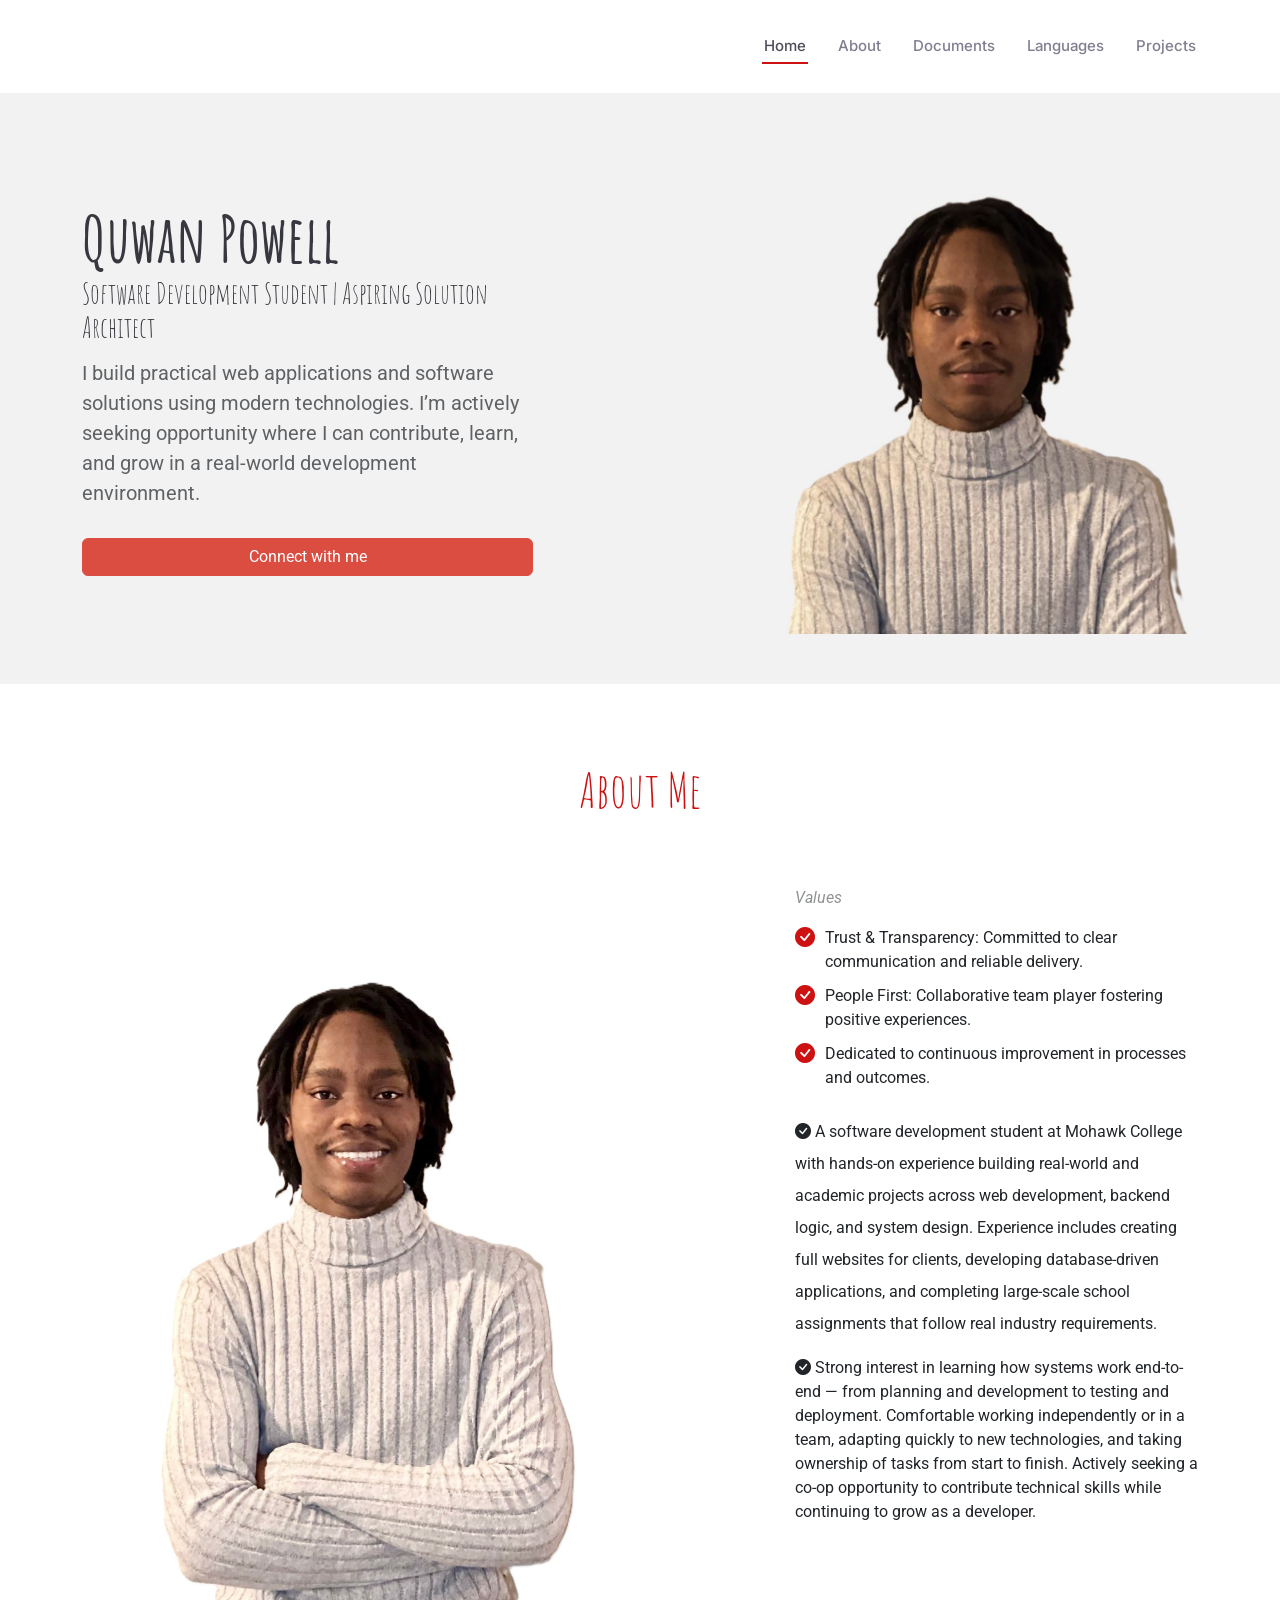
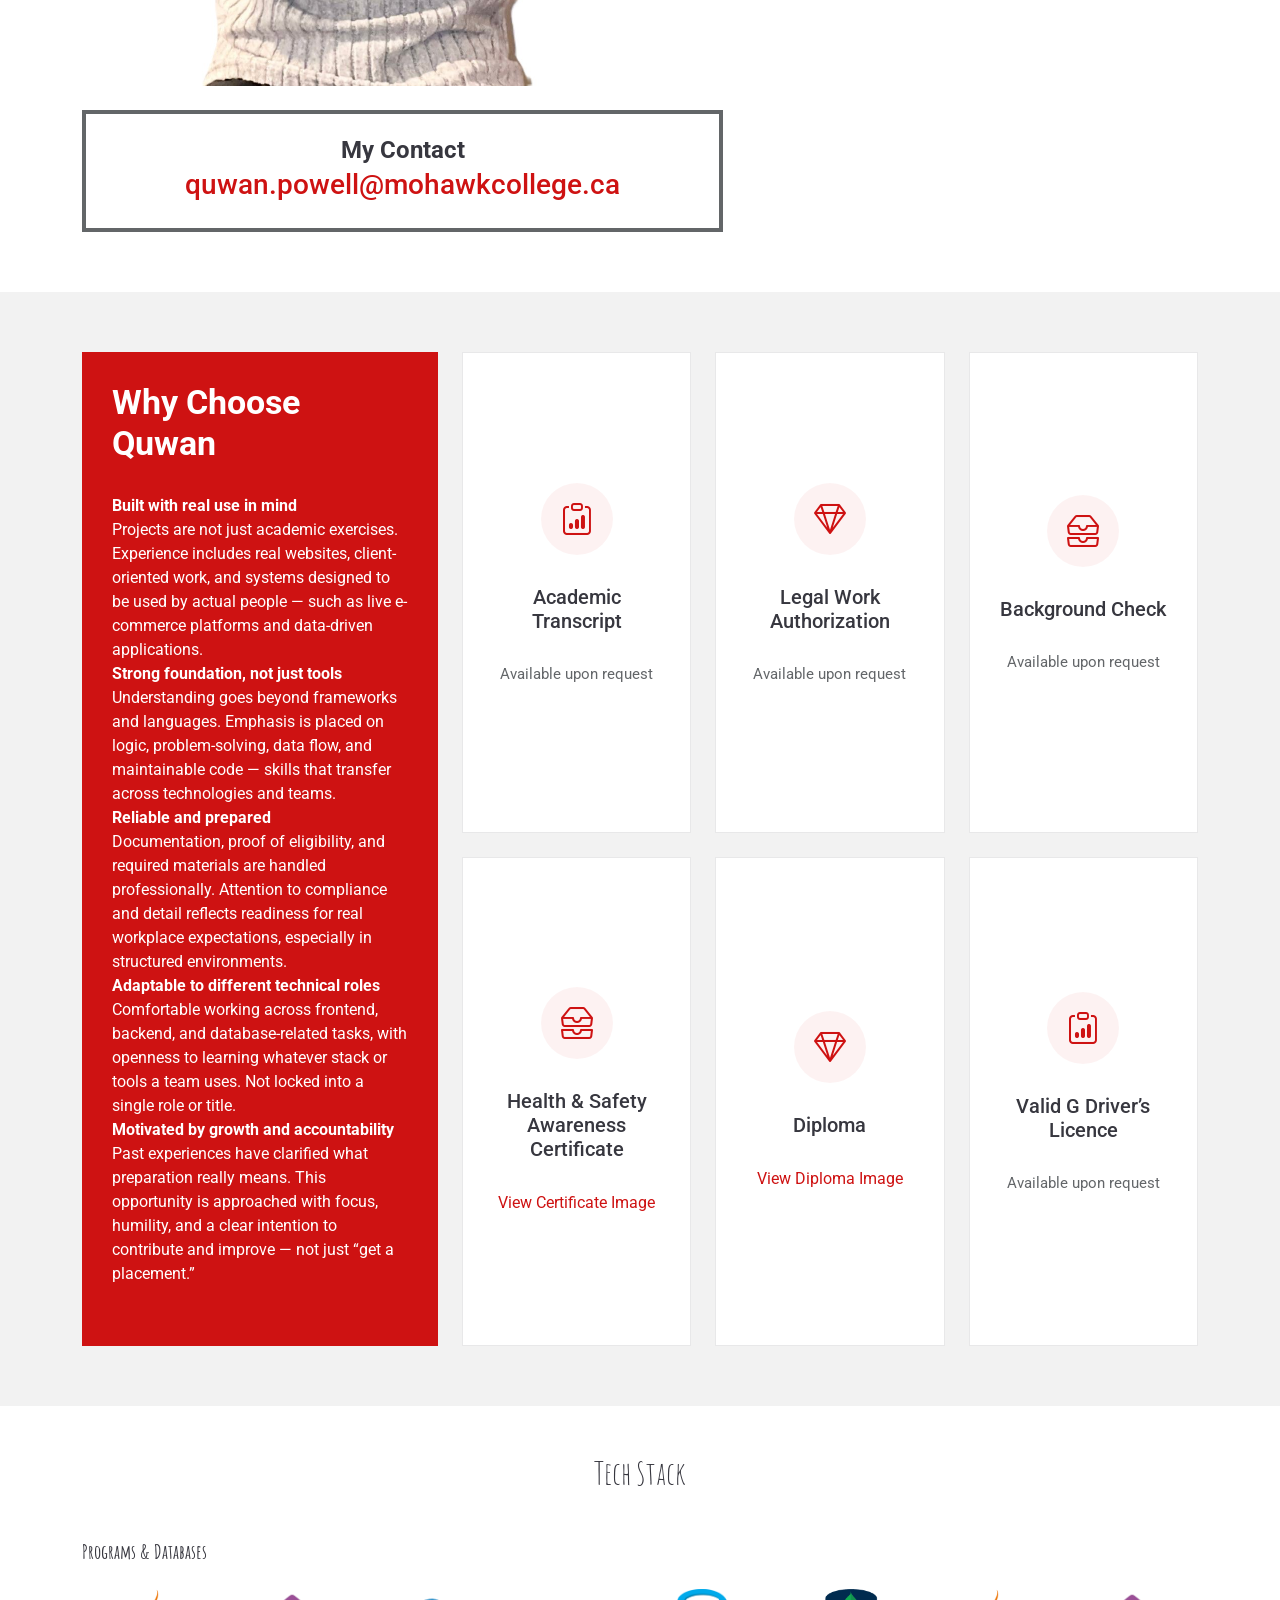
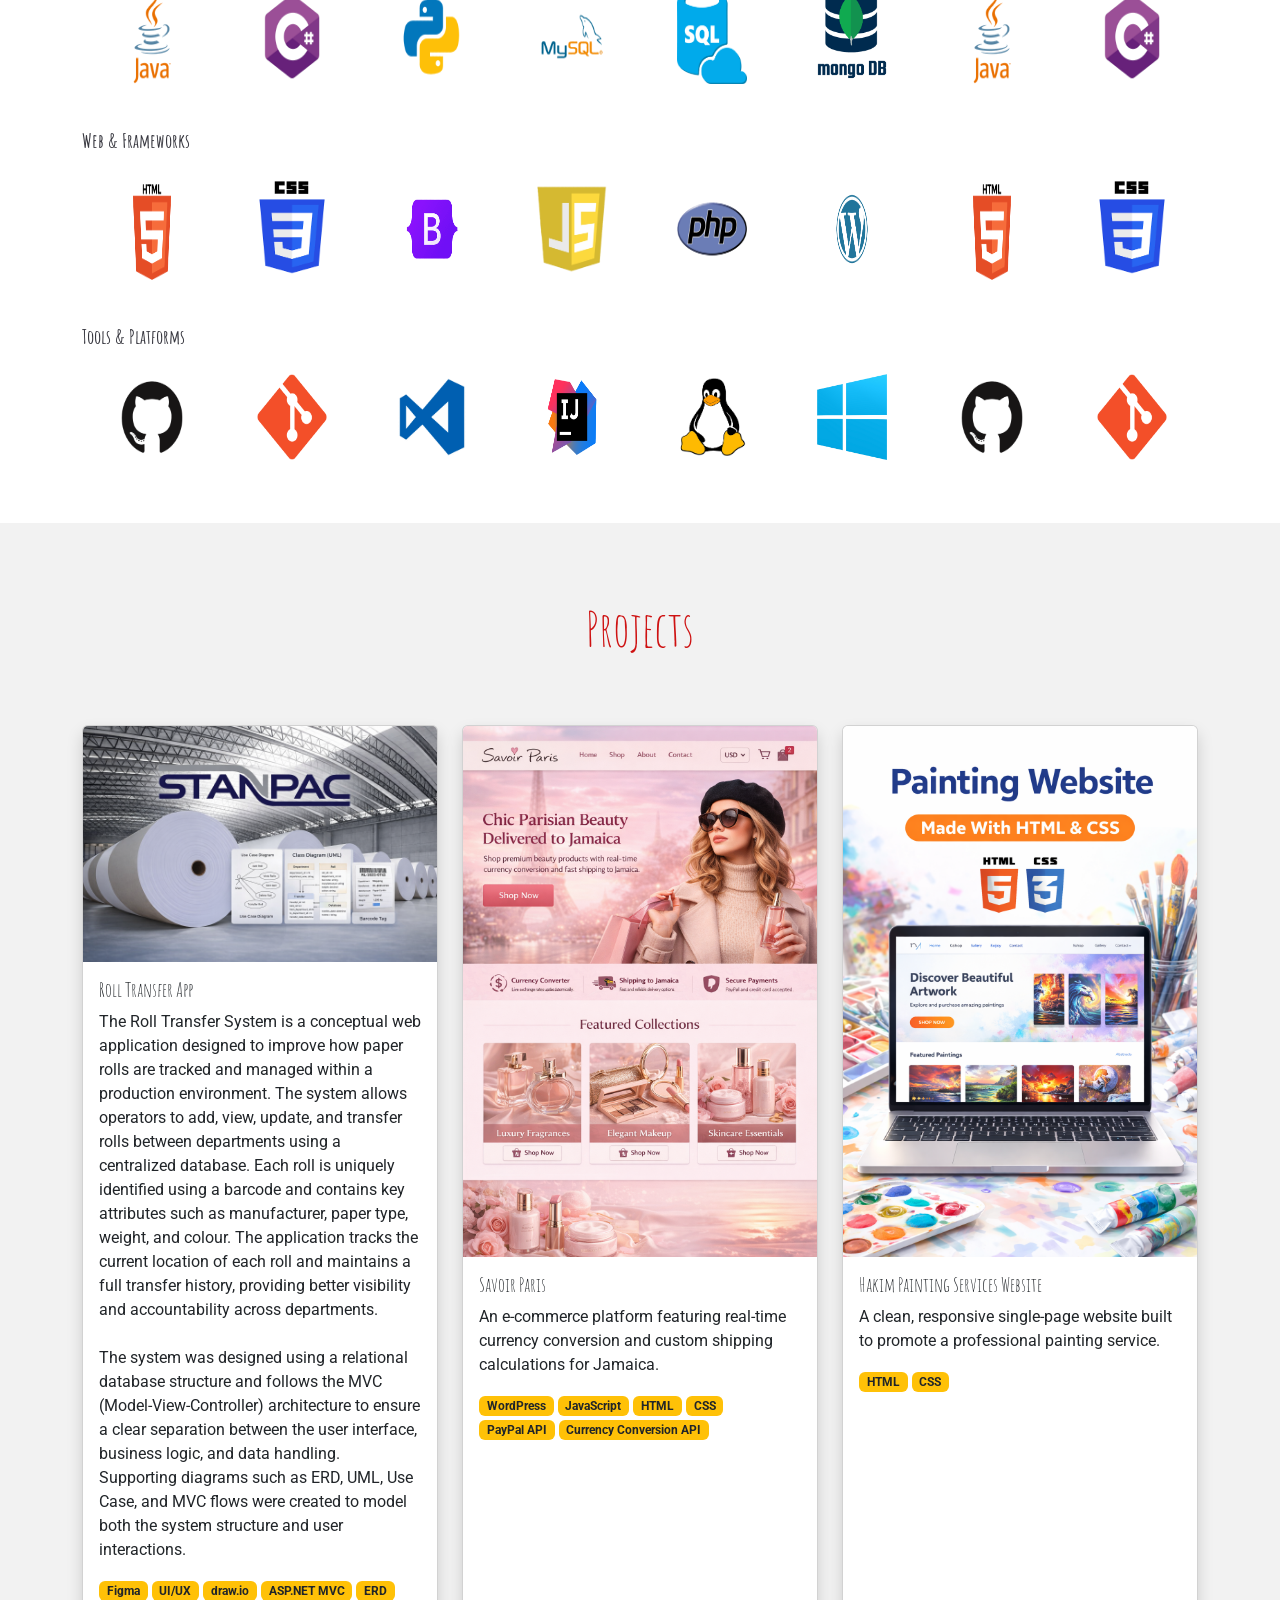
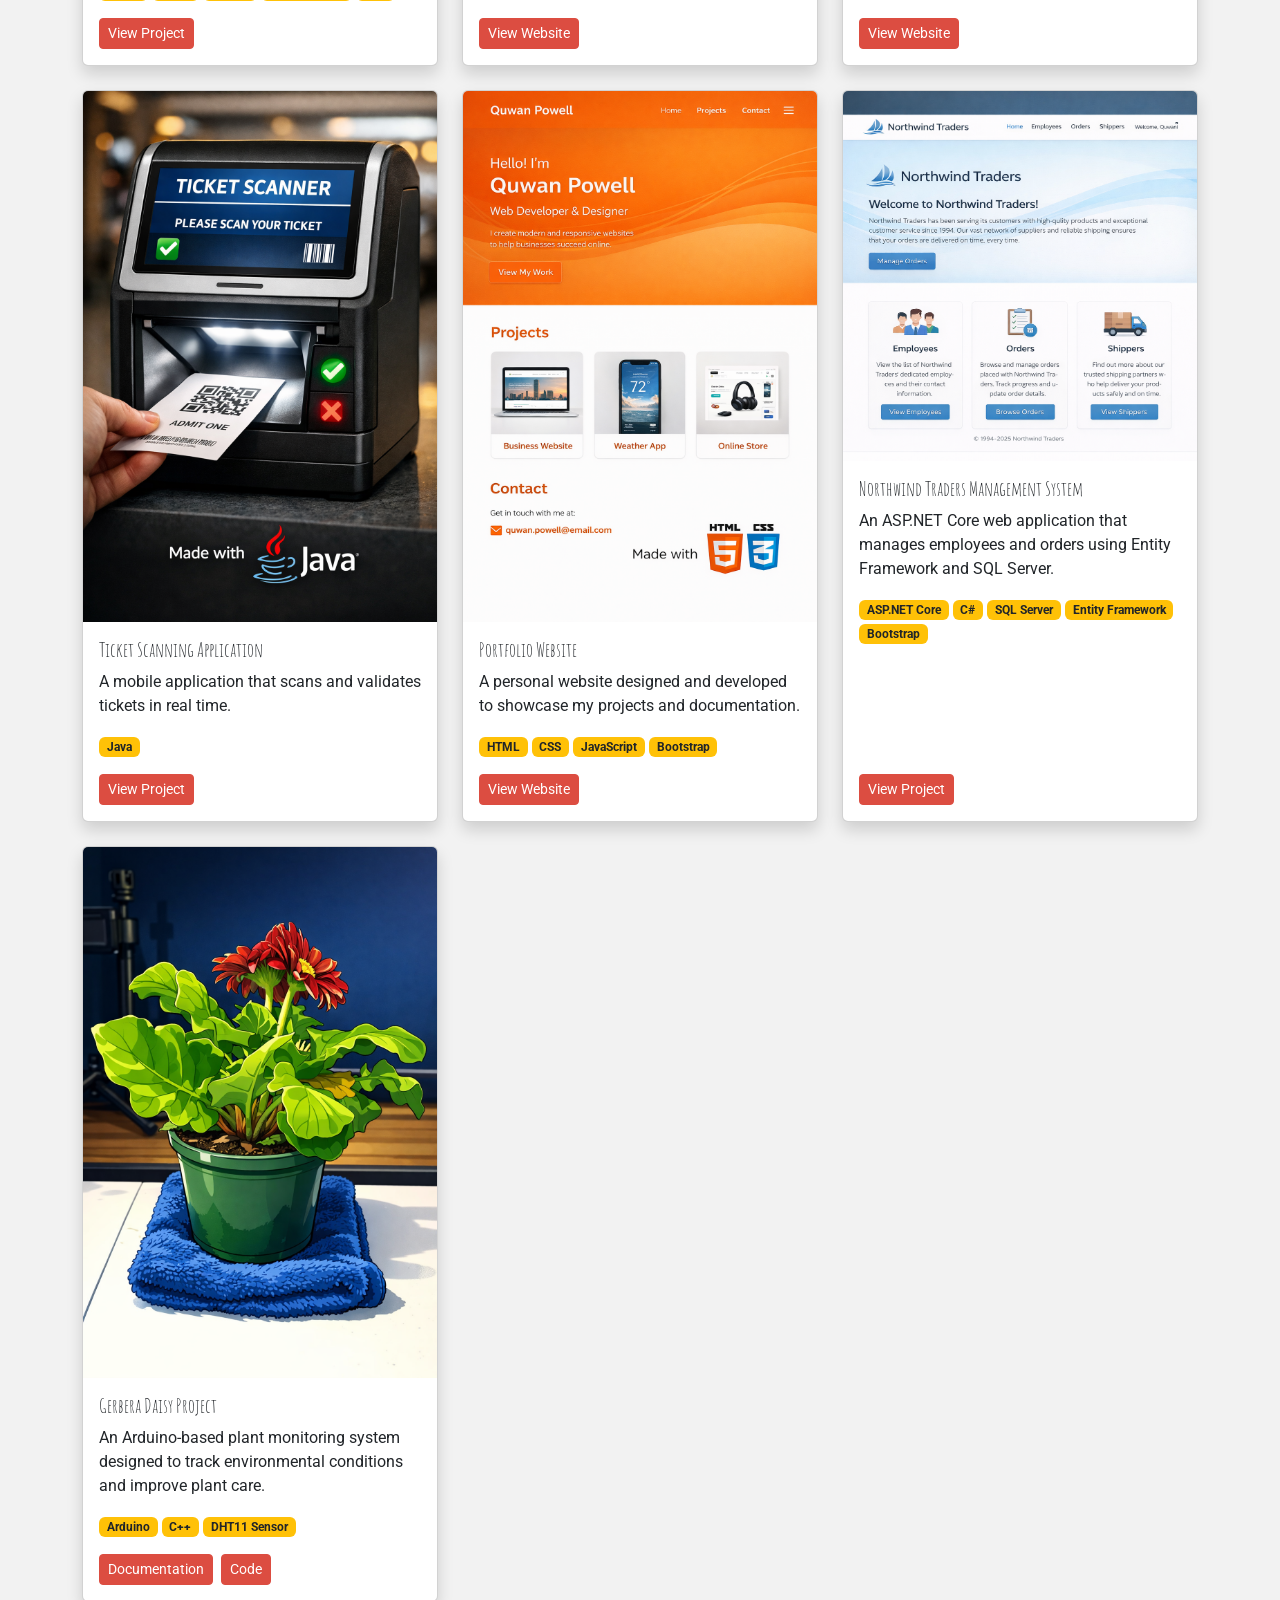
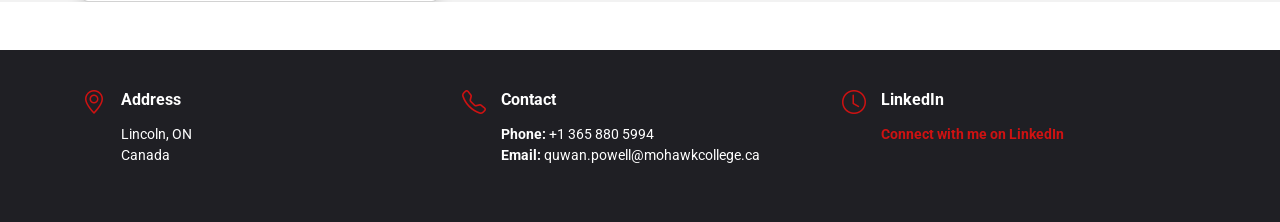
<file: index.html>
<!DOCTYPE html>
<html lang="en">

<head>
  <meta charset="utf-8">
  <meta content="width=device-width, initial-scale=1.0" name="viewport">
  <title>Quwan Powell</title>
  <meta name="description" content="">
  <meta name="keywords" content="">

  <!-- Favicons -->
  <link href="assets/img/favicon.png" rel="icon">
  <link href="assets/img/apple-touch-icon.png" rel="apple-touch-icon">

  <!-- Fonts -->
  <link href="https://fonts.googleapis.com" rel="preconnect">
  <link href="https://fonts.gstatic.com" rel="preconnect" crossorigin>
  <link href="https://fonts.googleapis.com/css2?family=Roboto:ital,wght@0,100;0,300;0,400;0,500;0,700;0,900;1,100;1,300;1,400;1,500;1,700;1,900&family=Inter:wght@100;200;300;400;500;600;700;800;900&family=Amatic+SC:wght@400;700&display=swap" rel="stylesheet">

  <!-- Vendor CSS Files -->
  <link href="assets/vendor/bootstrap/css/bootstrap.min.css" rel="stylesheet">
  <link href="assets/vendor/bootstrap-icons/bootstrap-icons.css" rel="stylesheet">
  <link href="assets/vendor/aos/aos.css" rel="stylesheet">
  <link href="assets/vendor/glightbox/css/glightbox.min.css" rel="stylesheet">
  <link href="assets/vendor/swiper/swiper-bundle.min.css" rel="stylesheet">

  <!-- Main CSS File -->
  <link href="assets/css/main.css" rel="stylesheet">
  <link href="assets/css/techstack.css" rel="stylesheet">

  <!-- =======================================================
  * Author: Quwan Powell
  ======================================================== -->
  <style>
    #secoundProfilePicture
    {
      max-height: 800px;
    }

    #info {
  line-height: 2; /* Adjust the value to your preference */
    }

    .custom-red-btn {
      background-color: #DC4D41;
      border-color: #DC4D41;
    }

.custom-red-btn:hover {
  background-color: #c74439; /* slightly darker hover */
  border-color: #c74439;
  }

  </style>
</head>

<body class="index-page">

  <header id="header" class="header d-flex align-items-center sticky-top">
      <div class="container position-relative d-flex align-items-center justify-content-between">

        <a href="index.html" class="logo d-flex align-items-center me-auto me-xl-0">

          
        </a>

        <nav id="navmenu" class="navmenu">
          <ul>
            <li><a href="#hero" class="active">Home<br></a></li>
            <li><a href="#about">About</a></li>
            <li><a href="#documents">Documents</a></li>
            <li><a href="#tech-stack">Languages</a></li>
            
            <li><a href="#Projects">Projects</a></li>
            
          </ul>
          <i class="mobile-nav-toggle d-xl-none bi bi-list"></i>
        </nav>

      </div>
  </header>

  <main class="main">

    <!-- Hero Section -->
    <section id="hero" class="hero section light-background">
      <div class="container">
        <div class="row gy-4 justify-content-center justify-content-lg-between">
          <div class="col-lg-5 order-2 order-lg-1 d-flex flex-column justify-content-center">
            <h1 data-aos="fade-up">Quwan Powell</h1>
	          <h3 data-aos="fade-up">Software Development Student | Aspiring Solution Architect</h3>
            <p data-aos="fade-up" data-aos-delay="100">I build practical web applications and software solutions using modern technologies.
              I’m actively seeking opportunity where I can contribute, learn, and grow in a real-world development environment.
            </p>
            <a href="mailto:quwan.powell@mohawkcollege.ca?subject=Co-op Opportunity Inquiry" class="btn btn-primary custom-red-btn">Connect with me</a>
          </div>
          <div class="col-lg-5 order-1 order-lg-2 hero-img" data-aos="zoom-out">
            <img src="images/profileImage/profilepictuerMain.jpeg" class="img-fluid animated" alt="Profile Picture">
          </div>
        </div>
      </div>
    </section><!-- /Hero Section -->




    <!-- About Section -->
    <section id="about" class="about section">
      <!-- Section Title -->
      <div class="container section-title" data-aos="fade-up">
        <p> <span class="description-title">About Me</span></p>
      </div><!-- End Section Title -->
      <div class="container">
        <div class="row gy-4">
          <div class="col-lg-7" data-aos="fade-up" data-aos-delay="100">
            <img id="secoundProfilePicture" src="images/profileImage/secoundProfilePicture.jpeg" class="img-fluid mb-4" alt="">
            <div class="book-a-table">
              <h3>My Contact</h3>
              <p>quwan.powell@mohawkcollege.ca</p>
            </div>
          </div>
          <div class="col-lg-5" data-aos="fade-up" data-aos-delay="250">
            <div class="content ps-0 ps-lg-5">
              <p class="fst-italic">
                Values 
              </p>
              <ul>
                <li><i class="bi bi-check-circle-fill"></i> <span>Trust & Transparency: Committed to clear communication and reliable delivery.</span></li>
                <li><i class="bi bi-check-circle-fill"></i> <span>People First: Collaborative team player fostering positive experiences.</span></li>
                <li><i class="bi bi-check-circle-fill"></i> <span>Dedicated to continuous improvement in processes and outcomes.</span></li>
              </ul>
              <p id="info" class="bi bi-check-circle-fill">
                  A software development student at Mohawk College with hands-on experience building real-world and academic projects across web development, backend logic, and system design. Experience includes creating full websites for clients, developing database-driven applications, and completing large-scale school assignments that follow real industry requirements.</br>
              </p>
              <p  class="bi bi-check-circle-fill">
                  Strong interest in learning how systems work end-to-end — from planning and development to testing and deployment. Comfortable working independently or in a team, adapting quickly to new technologies, and taking ownership of tasks from start to finish. Actively seeking a co-op opportunity to contribute technical skills while continuing to grow as a developer.
              </p>
            </div>
          </div>
        </div>
      </div>
    </section><!-- /About Section -->





    <!-- Why Us Section -->
    <section id="documents" class="why-us section light-background">
      <div class="container">
        <div class="row gy-4">
          <div class="col-lg-4" data-aos="fade-up" data-aos-delay="100">
            <div class="why-box">
              <h3>Why Choose Quwan</h3>
              <p>
                <strong>Built with real use in mind</strong></br>
                Projects are not just academic exercises. Experience includes real websites, client-oriented work, and systems designed to be used by actual people — such as live e-commerce platforms and data-driven applications.</br>
                <strong>Strong foundation, not just tools</strong></br>
                Understanding goes beyond frameworks and languages. Emphasis is placed on logic, problem-solving, data flow, and maintainable code — skills that transfer across technologies and teams.</br>
                <strong>Reliable and prepared</strong></br>
                Documentation, proof of eligibility, and required materials are handled professionally. Attention to compliance and detail reflects readiness for real workplace expectations, especially in structured environments.</br>
                <strong>Adaptable to different technical roles</strong></br>
                Comfortable working across frontend, backend, and database-related tasks, with openness to learning whatever stack or tools a team uses. Not locked into a single role or title.</br>
                <strong>Motivated by growth and accountability</strong></br>
                Past experiences have clarified what preparation really means. This opportunity is approached with focus, humility, and a clear intention to contribute and improve — not just “get a placement.”</br>
              </p>
            </div>
          </div><!-- End Why Box -->

          <div class="col-lg-8 d-flex align-items-stretch">
            <div class="row gy-4" data-aos="fade-up" data-aos-delay="200">

              <div class="col-xl-4">
                <div class="icon-box d-flex flex-column justify-content-center align-items-center">
                  <i class="bi bi-clipboard-data"></i>
                  <h4>Academic Transcript</h4>
                  <p>Available upon request</p>
                </div>
              </div><!-- End Icon here Box -->

              <div class="col-xl-4" data-aos="fade-up" data-aos-delay="300">
                <div class="icon-box d-flex flex-column justify-content-center align-items-center">
                  <i class="bi bi-gem"></i>
                  <h4>Legal Work Authorization</h4>
                  <p>Available upon request</p>
                </div>
              </div><!-- End Icon Box -->

              <div class="col-xl-4" data-aos="fade-up" data-aos-delay="400">
                <div class="icon-box d-flex flex-column justify-content-center align-items-center">
                  <i class="bi bi-inboxes"></i>
                  <h4>Background Check</h4>
                  <p>Available upon request</p>
                </div>
              </div><!-- End Icon Box -->
              

              <div class="col-xl-4" data-aos="fade-up" data-aos-delay="400">
              <div class="icon-box d-flex flex-column justify-content-center align-items-center">

                <!-- Icon wrapped with link -->
                <a href="images/documents/Health&SafetyTrainingisMandatoryCertificate.png" class="glightbox">
                  <i class="bi bi-inboxes"></i>
                </a>

                <h4>Health & Safety Awareness Certificate</h4>

                <!-- Text link -->
                <a href="images/documents/Health&SafetyTrainingisMandatoryCertificate.png" class="glightbox">
                  View Certificate Image
                </a>

              </div>
            </div><!-- End Icon Box -->


            <div class="col-xl-4" data-aos="fade-up" data-aos-delay="300">
              <div class="icon-box d-flex flex-column justify-content-center align-items-center">

                <!-- Icon wrapped with link -->
                <a href="images/documents/Screenshot 2026-01-02 134522.png" class="glightbox">
                  <i class="bi bi-gem"></i>
                </a>

                <h4>Diploma</h4>

                <!-- Text link -->
                <a href="images/documents/Screenshot 2026-01-02 134522.png" class="glightbox">
                  View Diploma Image
                </a>

              </div>
            </div><!-- End Icon Box -->

              <div class="col-xl-4" data-aos="fade-up" data-aos-delay="300">
                <div class="icon-box d-flex flex-column justify-content-center align-items-center">
                    <i class="bi bi-clipboard-data"></i>
                    <h4>Valid G Driver’s Licence</h4>
                    <p>Available upon request</p>

                </div>
              </div><!-- End Icon Box -->

            </div>
          </div>

        </div>

      </div>

    </section><!-- Documents Section -->


  





<section id="tech-stack" class="py-5">

    <div class="container">

        <h2 class="text-center mb-5">Tech Stack</h2>


        <!-- Programs & Databases -->

        <h5 class="stack-title">Programs & Databases</h5>

        <div class="logo-slider">

            <div class="logo-track scroll-left">

                <img src="assets/img/teckstackimg/javaupdated.png" alt="java">
                <img src="assets/img/teckstackimg/cs.png" alt="csharp">
                <img src="assets/img/teckstackimg/pythonupdated.png" alt="python">
                <img src="assets/img/teckstackimg/mysqlupdated.png" alt="mysql">
                <img src="assets/img/teckstackimg/sqlserverupdated.png" alt="sqlserver">
                 <img src="assets/img/teckstackimg/mongodbupdated.png" alt="mongodb">

                <!-- duplicate for infinite loop -->

                <img src="assets/img/teckstackimg/javaupdated.png">
                <img src="assets/img/teckstackimg/cs.png">
                <img src="assets/img/teckstackimg/pythonupdated.png">
                <img src="assets/img/teckstackimg/mysqlupdated.png">
                <img src="assets/img/teckstackimg/sqlserverupdated.png">
                <img src="assets/img/teckstackimg/mongodbupdated.png">

            </div>

        </div>


        <!-- Web & Frameworks -->

        <h5 class="stack-title">Web & Frameworks</h5>

        <div class="logo-slider">

            <div class="logo-track scroll-right">

                <img src="assets/img/tech/html.png" alt="HTML">
                <img src="assets/img/tech/css.png" alt="CSS">
                <img src="assets/img/tech/bootstrap.png" alt="Bootstrap">
                <img src="assets/img/teckstackimg/javascriptupdated.png" alt="JavaScript">
                <img src="assets/img/teckstackimg/phpupdated.png" alt="PHP">
                <img src="assets/img/teckstackimg/wordpressupdated.png" alt="WordPress">

                <!-- duplicate -->

                <img src="assets/img/tech/html.png">
                <img src="assets/img/tech/css.png">
                <img src="assets/img/tech/bootstrap.png">
                <img src="assets/img/teckstackimg/javascriptupdated.png">
                <img src="assets/img/teckstackimg/phpupdated.png">
                <img src="assets/img/teckstackimg/wordpressupdated.png">

            </div>

        </div>


        <!-- Tools & Platforms -->

        <h5 class="stack-title">Tools & Platforms</h5>

        <div class="logo-slider">

            <div class="logo-track scroll-left">

                <img src="assets/img/tech/git.png" alt="Git">
                <img src="assets/img/tech/github.png" alt="GitHub">
                <img src="assets/img/tech/vscode.png" alt="VS Code">
                <img src="assets/img/tech/intellij.png" alt="IntelliJ">
                <img src="assets/img/tech/linux.png" alt="Linux">
                <img src="assets/img/tech/windows.png" alt="Windows">

                <!-- duplicate -->

                <img src="assets/img/tech/git.png">
                <img src="assets/img/tech/github.png">
                <img src="assets/img/tech/vscode.png">
                <img src="assets/img/tech/intellij.png">
                <img src="assets/img/tech/linux.png">
                <img src="assets/img/tech/windows.png">

            </div>

        </div>


    </div>

</section>



<!-- Optional Hover Effect -->
<style>
.tech-card {
  transition: all 0.3s ease;
  border-radius: 15px;
}

.tech-card:hover {
  transform: translateY(-8px);
}
</style>


   <!-- Projects Section -->
<section id="Projects" class="Projects section light-background pb-0 mb-5">
  <div>
    <div class="container section-title" data-aos="fade-up">
      <p><span class="description-title">Projects</span></p>
    </div>

    <div class="container">
      <div class="row g-4">


         <!-- Project 7 -->
        <div class="col-md-4" data-aos="fade-in">
          <div class="card h-100 shadow">
            <img src="images/programingImages/Project7/project7.png"
                 class="card-img-top"
                 alt="Hakim Painting Services">

            <div class="card-body d-flex flex-column">
              <h5 class="card-title">Roll Transfer App</h5>

              <p class="card-text">
                The Roll Transfer System is a conceptual web application designed to improve how paper rolls are tracked and managed within a production environment.
                 The system allows operators to add, view, update, and transfer rolls between departments using a centralized database.

                Each roll is uniquely identified using a barcode and contains key attributes such as manufacturer, paper type, weight, and colour.
                 The application tracks the current location of each roll and maintains a full transfer history, providing better visibility and
                  accountability across departments.</br><br>

                The system was designed using a relational database structure and follows the MVC (Model-View-Controller) architecture to ensure 
                a clear separation between the user interface, business logic, and data handling. Supporting diagrams such as ERD, UML, Use Case,
                 and MVC flows were created to model both the system structure and user interactions.
              </p>

              <!-- Tech Stack -->
              <div class="mb-3">
                <span class="badge bg-warning text-dark">Figma</span>
                <span class="badge bg-warning text-dark">UI/UX</span>
                <span class="badge bg-warning text-dark">draw.io</span>
                  <span class="badge bg-warning text-dark">ASP.NET MVC</span>
                <span class="badge bg-warning text-dark">ERD</span>
              </div>

              <!-- Buttons -->
              <div class="mt-auto">
                <a href="rollapp.html"
                   class="btn btn-sm btn-primary custom-red-btn"
                   target="_blank">
                  View Project
                </a>
              </div>
            </div>
          </div>
        </div>


        

        <!-- Project 2 -->
        <div class="col-md-4" data-aos="fade-in">
          <div class="card h-100 shadow">
            <img src="images/programingImages/Project3/hero_savoir_Paris'.png"
                 class="card-img-top"
                 alt="Savoir Paris">

            <div class="card-body d-flex flex-column">
              <h5 class="card-title">Savoir Paris</h5>

              <p class="card-text">
                An e-commerce platform featuring real-time currency conversion
                and custom shipping calculations for Jamaica.
              </p>

              <!-- Tech Stack -->
              <div class="mb-3">
                <span class="badge bg-warning text-dark">WordPress</span>
                <span class="badge bg-warning text-dark">JavaScript</span>
                <span class="badge bg-warning text-dark">HTML</span>
                <span class="badge bg-warning text-dark">CSS</span>
                <span class="badge bg-warning text-dark">PayPal API</span>
                <span class="badge bg-warning text-dark">Currency Conversion API</span>
              </div>

              <!-- Buttons -->
              <div class="mt-auto">
                <a href="https://savoirparis.shop/"
                   class="btn btn-sm btn-primary custom-red-btn"
                   target="_blank">
                  View Website
                </a>
              </div>
            </div>
          </div>
        </div>

        <!-- Project 3 -->
        <div class="col-md-4" data-aos="fade-in">
          <div class="card h-100 shadow">
            <img src="images/programingImages/Project2/www.png"
                 class="card-img-top"
                 alt="Hakim Painting Services">

            <div class="card-body d-flex flex-column">
              <h5 class="card-title">Hakim Painting Services Website</h5>

              <p class="card-text">
                A clean, responsive single-page website built to promote a
                professional painting service.
              </p>

              <!-- Tech Stack -->
              <div class="mb-3">
                <span class="badge bg-warning text-dark">HTML</span>
                <span class="badge bg-warning text-dark">CSS</span>
              </div>

              <!-- Buttons -->
              <div class="mt-auto">
                <a href="https://corecreaft.github.io/Hakim-painting-services/"
                   class="btn btn-sm btn-primary custom-red-btn"
                   target="_blank">
                  View Website
                </a>
              </div>
            </div>
          </div>
        </div>

        <!-- Project 4 -->
        <div class="col-md-4" data-aos="fade-in">
          <div class="card h-100 shadow">
            <img src="images/programingImages/Project4/img1.png"
                 class="card-img-top"
                 alt="Ticket Scanner App">

            <div class="card-body d-flex flex-column">
              <h5 class="card-title">Ticket Scanning Application</h5>

              <p class="card-text">
                A mobile application that scans and validates tickets in
                real time.
              </p>

              <!-- Tech Stack -->
              <div class="mb-3">
                <span class="badge bg-warning text-dark">Java</span>
              </div>

              <!-- Buttons -->
              <div class="mt-auto">
                <a href="https://github.com/Gaguofficial/Ticket-Scanner-Application"
                   class="btn btn-sm btn-primary custom-red-btn"
                   target="_blank">
                  View Project
                </a>
              </div>
            </div>
          </div>
        </div>

        <!-- Project 5 -->
        <div class="col-md-4" data-aos="fade-in">
          <div class="card h-100 shadow">
            <img src="images/programingImages/Project5/img1.png"
                 class="card-img-top"
                 alt="Portfolio Website">

            <div class="card-body d-flex flex-column">
              <h5 class="card-title">Portfolio Website</h5>

              <p class="card-text">
                A personal website designed and developed to showcase my
                projects and documentation.
              </p>

              <!-- Tech Stack -->
              <div class="mb-3">
                <span class="badge bg-warning text-dark">HTML</span>
                <span class="badge bg-warning text-dark">CSS</span>
                <span class="badge bg-warning text-dark">JavaScript</span>
                <span class="badge bg-warning text-dark">Bootstrap</span>
              </div>

              <!-- Buttons -->
              <div class="mt-auto">
                <a href="#"
                   class="btn btn-sm btn-primary custom-red-btn"
                   target="_blank">
                  View Website
                </a>
              </div>
            </div>
          </div>
        </div>

        <!-- Project 6 -->
        <div class="col-md-4" data-aos="fade-in">
          <div class="card h-100 shadow">
            <img src="images/programingImages/Project6/img1.png"
                 class="card-img-top"
                 alt="Northwind Traders">

            <div class="card-body d-flex flex-column">
              <h5 class="card-title">Northwind Traders Management System</h5>

              <p class="card-text">
                An ASP.NET Core web application that manages employees and
                orders using Entity Framework and SQL Server.
              </p>

              <!-- Tech Stack -->
              <div class="mb-3">
                <span class="badge bg-warning text-dark">ASP.NET Core</span>
                <span class="badge bg-warning text-dark">C#</span>
                <span class="badge bg-warning text-dark">SQL Server</span>
                <span class="badge bg-warning text-dark">Entity Framework</span>
                <span class="badge bg-warning text-dark">Bootstrap</span>
              </div>

              <!-- Buttons -->
              <div class="mt-auto">
                <a href="https://github.com/Gaguofficial/Northwind_Traders_Management_System"
                   class="btn btn-sm btn-primary custom-red-btn"
                   target="_blank">
                  View Project
                </a>
              </div>
            </div>
          </div>
        </div>

        <!-- Project 1 -->
        <div class="col-md-4" data-aos="fade-in">
          <div class="card h-100 shadow">
            <img src="images/programingImages/plantimagemain.png"
                 class="card-img-top"
                 alt="Gerbera Daisy Project">

            <div class="card-body d-flex flex-column">
              <h5 class="card-title">Gerbera Daisy Project</h5>

              <p class="card-text">
                An Arduino-based plant monitoring system designed to track
                environmental conditions and improve plant care.
              </p>

              <!-- Tech Stack -->
              <div class="mb-3">
                <span class="badge bg-warning text-dark">Arduino</span>
                <span class="badge bg-warning text-dark">C++</span>
                <span class="badge bg-warning text-dark">DHT11 Sensor</span>
              </div>

              <!-- Buttons -->
              <div class="mt-auto d-flex gap-2">
                <a href="GurberaDaisieproject.html"
                   class="btn btn-sm btn-primary custom-red-btn"
                   target="_blank">
                  Documentation
                </a>

                <a href="https://github.com/Gaguofficial/Gerbera-Daisie-Project/blob/main/sketch_mar1a.ino"
                   class="btn btn-sm btn-primary custom-red-btn"
                   target="_blank">
                  Code
                </a>
              </div>
            </div>
          </div>
        </div>

      </div>
    </div>
  </div>
</section>
<!-- End Projects Section -->

  
  </main>




  <footer id="footer" class="footer dark-background">

    <div class="container">
      <div class="row gy-3">
        <div class="col-lg-4 col-md-6 d-flex">
          <i class="bi bi-geo-alt icon"></i>
          <div class="address">
            <h4>Address</h4>
            <p>Lincoln, ON</p>
            <p>Canada</p>
            <p></p>
          </div>
        </div>

        <div class="col-lg-4 col-md-6 d-flex">
          <i class="bi bi-telephone icon"></i>
          <div>
            <h4>Contact</h4>
            <p>
              <strong>Phone:</strong> <span>+1 365 880 5994</span><br>
              <strong>Email:</strong> <span>quwan.powell@mohawkcollege.ca</span><br>
            </p>
          </div>
        </div>

        <div class="col-lg-4 col-md-6 d-flex">
          <i class="bi bi-clock icon"></i>
          <div>
            <h4>LinkedIn</h4>
            <p>
              <strong><a href="https://www.linkedin.com/in/quwan-powell-69bbba26a" target="_blank">Connect with me on LinkedIn</a></strong> <br>
            </p>
          </div>
        </div>
      </div>
    </div>
  </footer>



  <!-- Scroll Top -->
  <a href="#" id="scroll-top" class="scroll-top d-flex align-items-center justify-content-center"><i class="bi bi-arrow-up-short"></i></a>

  <!-- Preloader -->
  <div id="preloader"></div>

  <!-- Vendor JS Files -->
  <script src="assets/vendor/bootstrap/js/bootstrap.bundle.min.js"></script>
  <script src="assets/vendor/php-email-form/validate.js"></script>
  <script src="assets/vendor/aos/aos.js"></script>
  <script src="assets/vendor/glightbox/js/glightbox.min.js"></script>
  <script src="assets/vendor/purecounter/purecounter_vanilla.js"></script>
  <script src="assets/vendor/swiper/swiper-bundle.min.js"></script>

  <!-- Main JS File -->
  <script src="assets/js/main.js"></script>

</body>

</html>
</file>
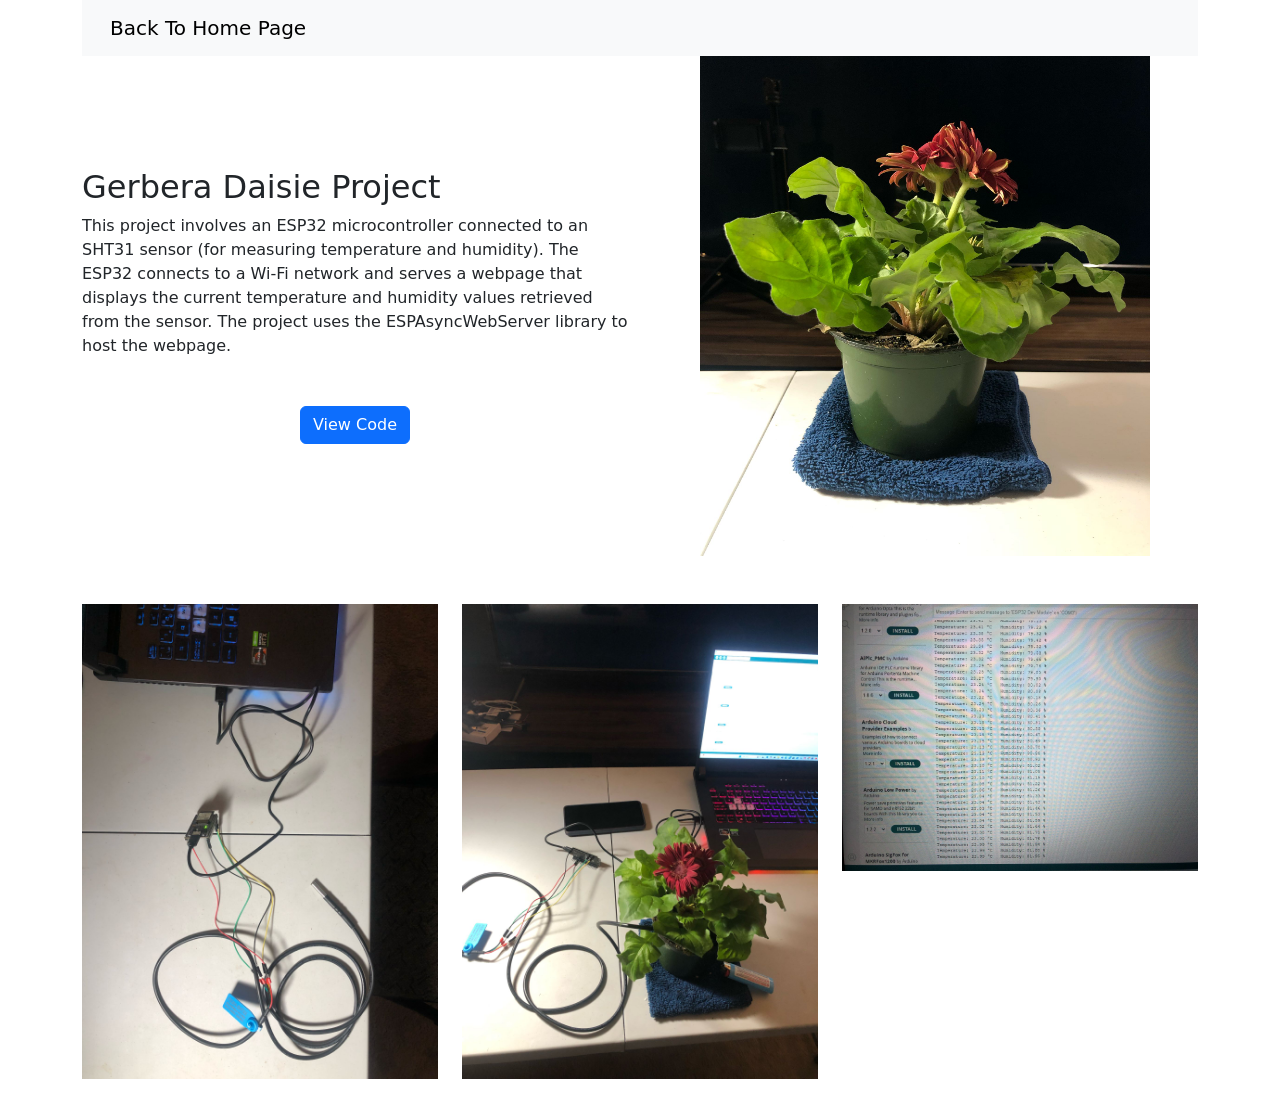
<file: GurberaDaisieproject.html>
<!DOCTYPE html>
<html lang="en">
<head>
    <meta charset="UTF-8">
    <meta name="viewport" content="width=device-width, initial-scale=1.0">
    
    
    <link href="assets/img/favicon.png" rel="icon">
    <link href="assets/img/apple-touch-icon.png" rel="apple-touch-icon">

    <!-- Bootstrap CSS (Using CDN for performance) -->
    <link href="https://cdn.jsdelivr.net/npm/bootstrap@5.3.3/dist/css/bootstrap.min.css" rel="stylesheet" integrity="sha384-QWTKZyjpPEjISv5WaRU9OFeRpok6YctnYmDr5pNlyT2bRjXh0JMhjY6hW+ALEwIH" crossorigin="anonymous">

    <!-- Bootstrap JS -->
    <script src="https://cdn.jsdelivr.net/npm/bootstrap@5.3.3/dist/js/bootstrap.bundle.min.js" integrity="sha384-YvpcrYf0tY3lHB60NNkmXc5s9fDVZLESaAA55NDzOxhy9GkcIdslK1eN7N6jIeHz" crossorigin="anonymous"></script>

    <title>Gerbera Daisie Project</title>
</head>
<body>
  <header id="header" class="header d-flex align-items-center sticky-top">
    <div class="container position-relative d-flex align-items-center justify-content-between">

      <a href="index.html" class="logo d-flex align-items-center me-auto me-xl-0">
        <!-- Uncomment the line below if you also wish to use an image logo -->
        <!-- <img src="assets/img/logo.png" alt=""> -->
        
      </a>

      <nav id="navmenu" class="navmenu navbar navbar-expand-lg navbar-light bg-light w-100">
        <div class="container-fluid">
            <a class="navbar-brand ms-3" href="index.html">Back To Home Page</a>
        </div>
    </nav>
    
    

    </div>
  </header>


    <main>
        <section id="projects" class="projects section light-background pb-0 mb-0">
            <!-- End Section Title -->

            <div class="container">
                <div class="row align-items-center">
                    <!-- Description (Left) -->
                    <div class="col-sm-6" data-aos="fade-right">
                        <h2>Gerbera Daisie Project</h2>
                        <p>
                            This project involves an ESP32 microcontroller connected to an SHT31 sensor (for measuring temperature and humidity).
                            The ESP32 connects to a Wi-Fi network and serves a webpage that displays the current temperature and humidity values retrieved from the sensor.
                            The project uses the ESPAsyncWebServer library to host the webpage.
                        </p>
                        <div class="text-center mt-5">
                            <a href="https://github.com/Gaguofficial/Gerbera-Daisie-Project/blob/main/sketch_mar1a.ino" target="_blank" class="btn btn-primary">
                                View Code
                            </a>
                        </div>
                    </div>
                    <!-- Image (Right) -->
                    <div class="col-sm-6 text-center" data-aos="fade-left">
                        <img src="images/programingImages/plantimagemain.jpeg" alt="Image of plant" class="img-fluid glightbox" style="height: 500px; width: 450px;">
                    </div>
                </div>
            </div>

            <div class="container mt-5" data-aos="fade-up">
                <div class="row">
                    <!-- Image 2 -->
                    <div class="col-12 col-md-4 mb-4">
                        <img src="images/programingImages/connectionimage2.jpeg" class="img-fluid" alt="Project Image 2">
                    </div>
                    <!-- Image 3 -->
                    <div class="col-12 col-md-4 mb-4">
                        <img src="images/programingImages/connectionImage1.jpeg" class="img-fluid" alt="Project Image 3">
                    </div>

                    <!-- Result Image -->
                    <div class="col-12 col-md-4 mb-4">
                        <img src="images/programingImages/results.jpeg" class="img-fluid" alt="Project Results">
                    </div>
                </div>
            </div>
        </section>
    </main>
</body>
</html>
</file>
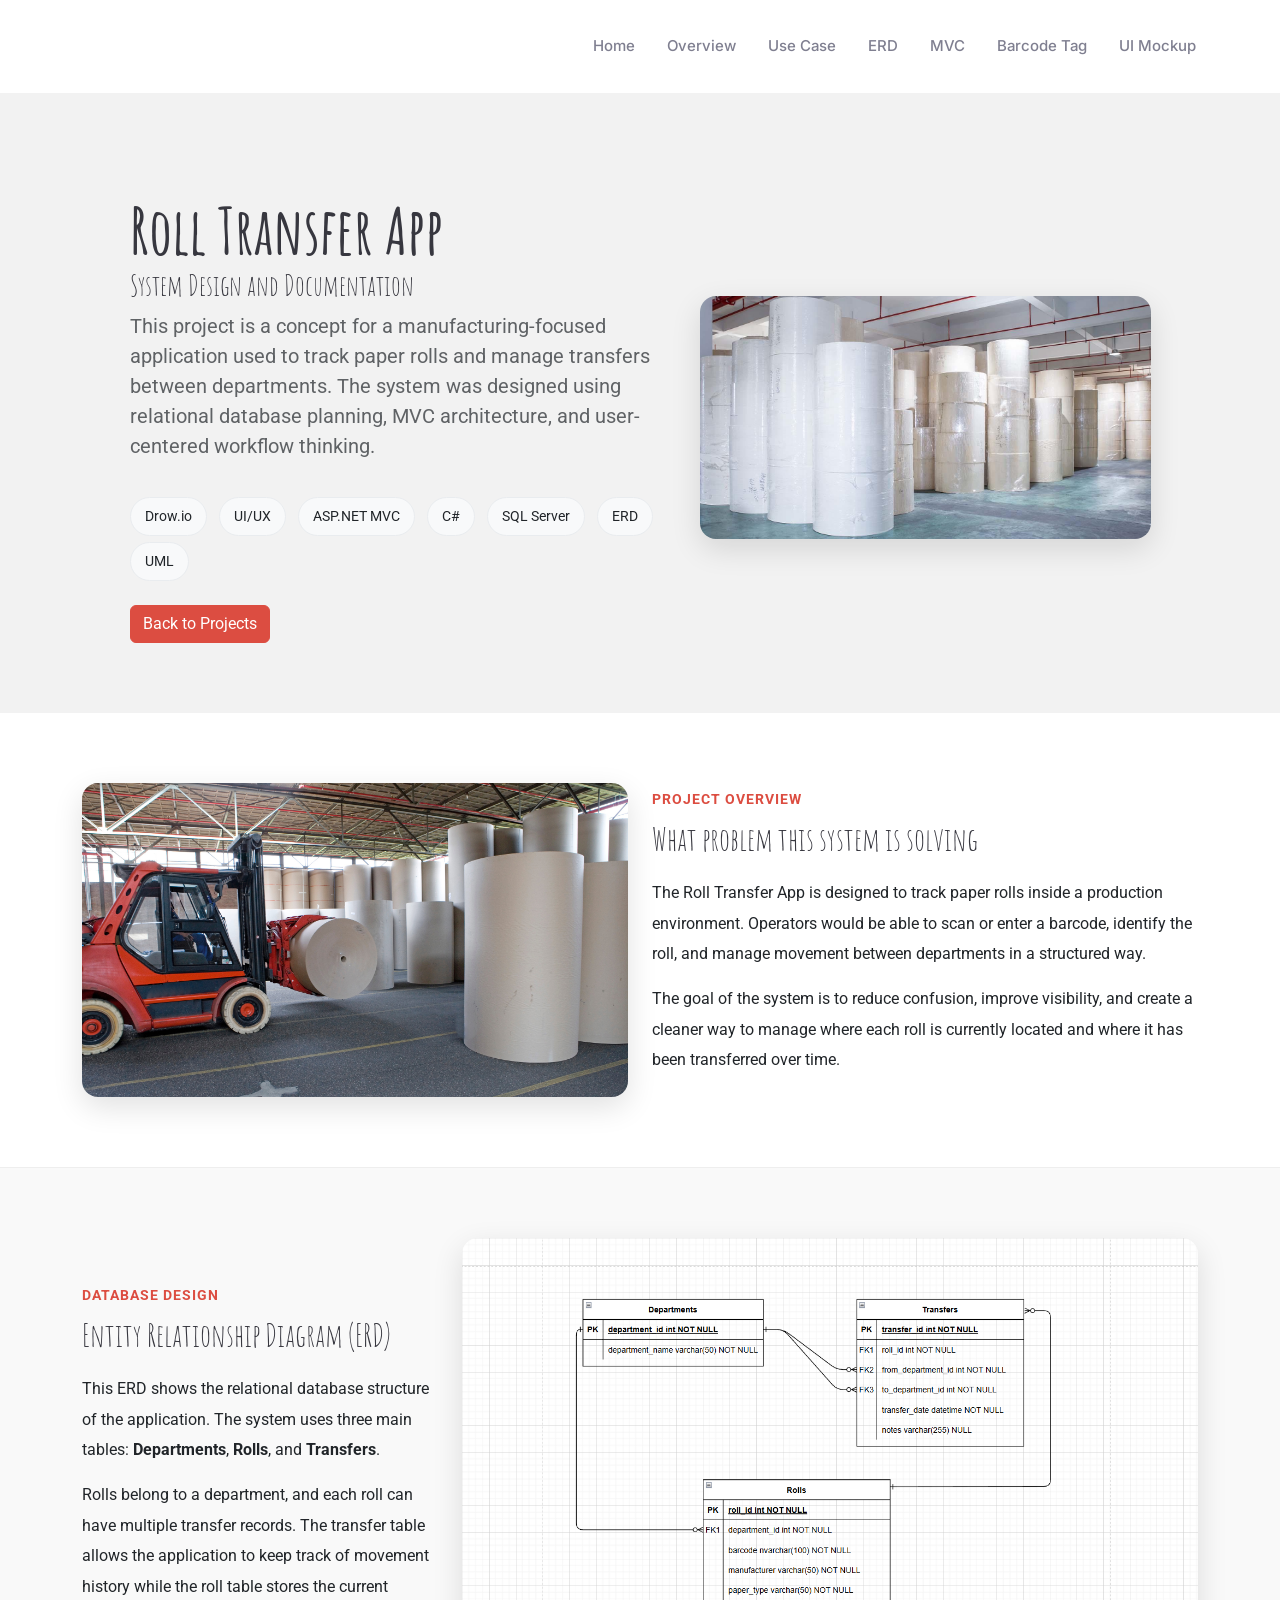
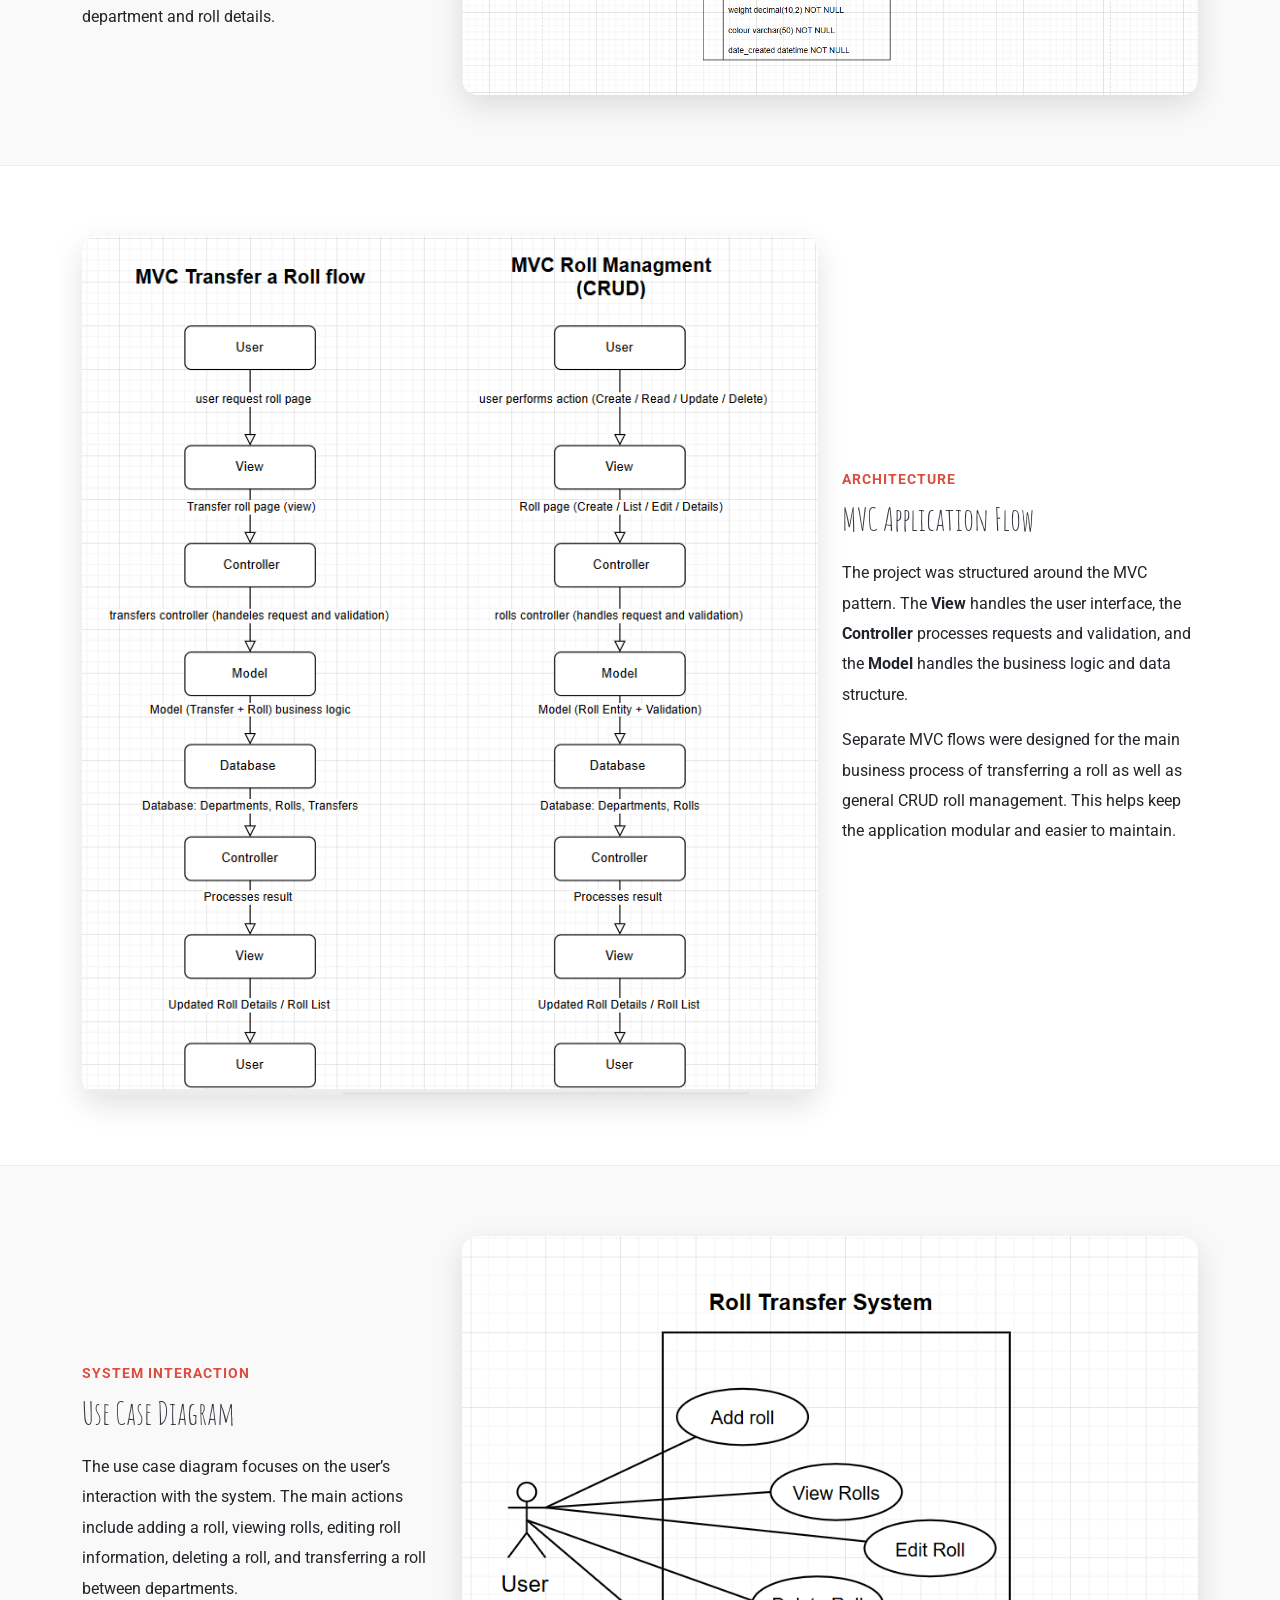
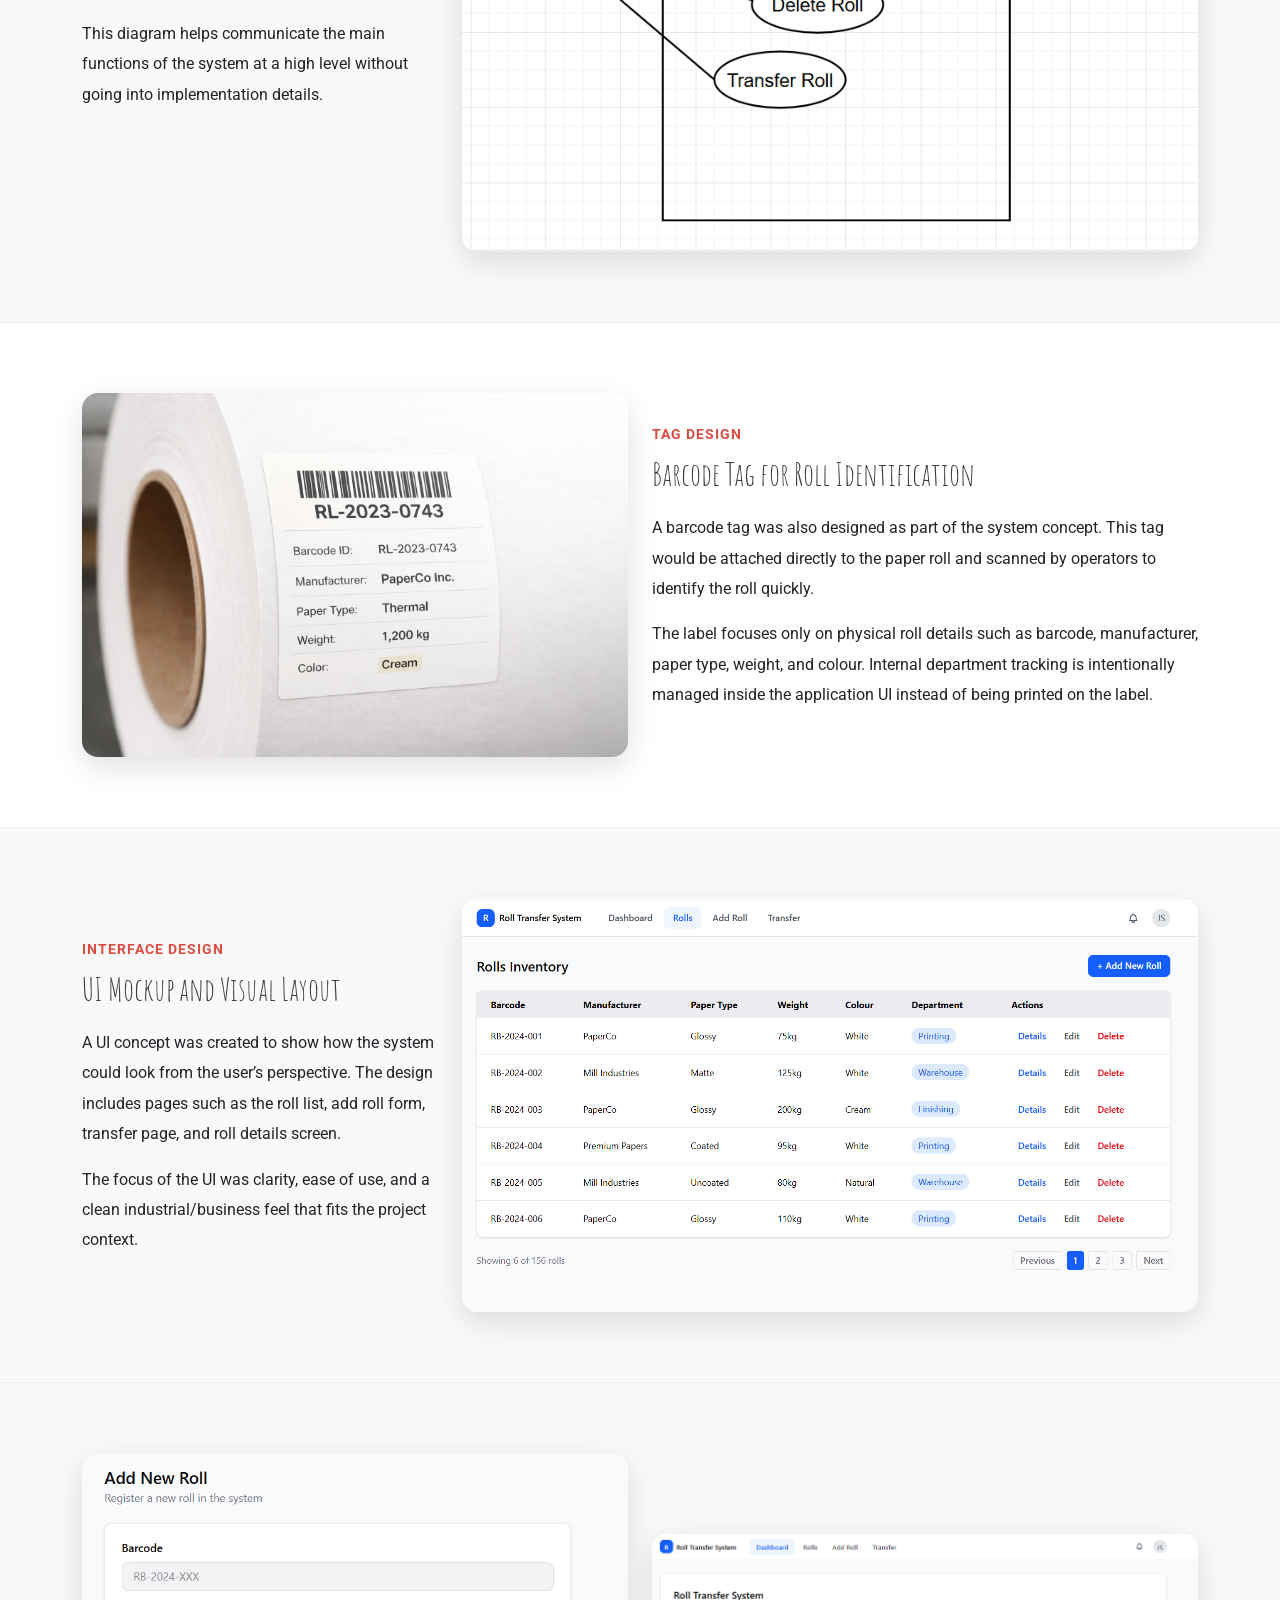
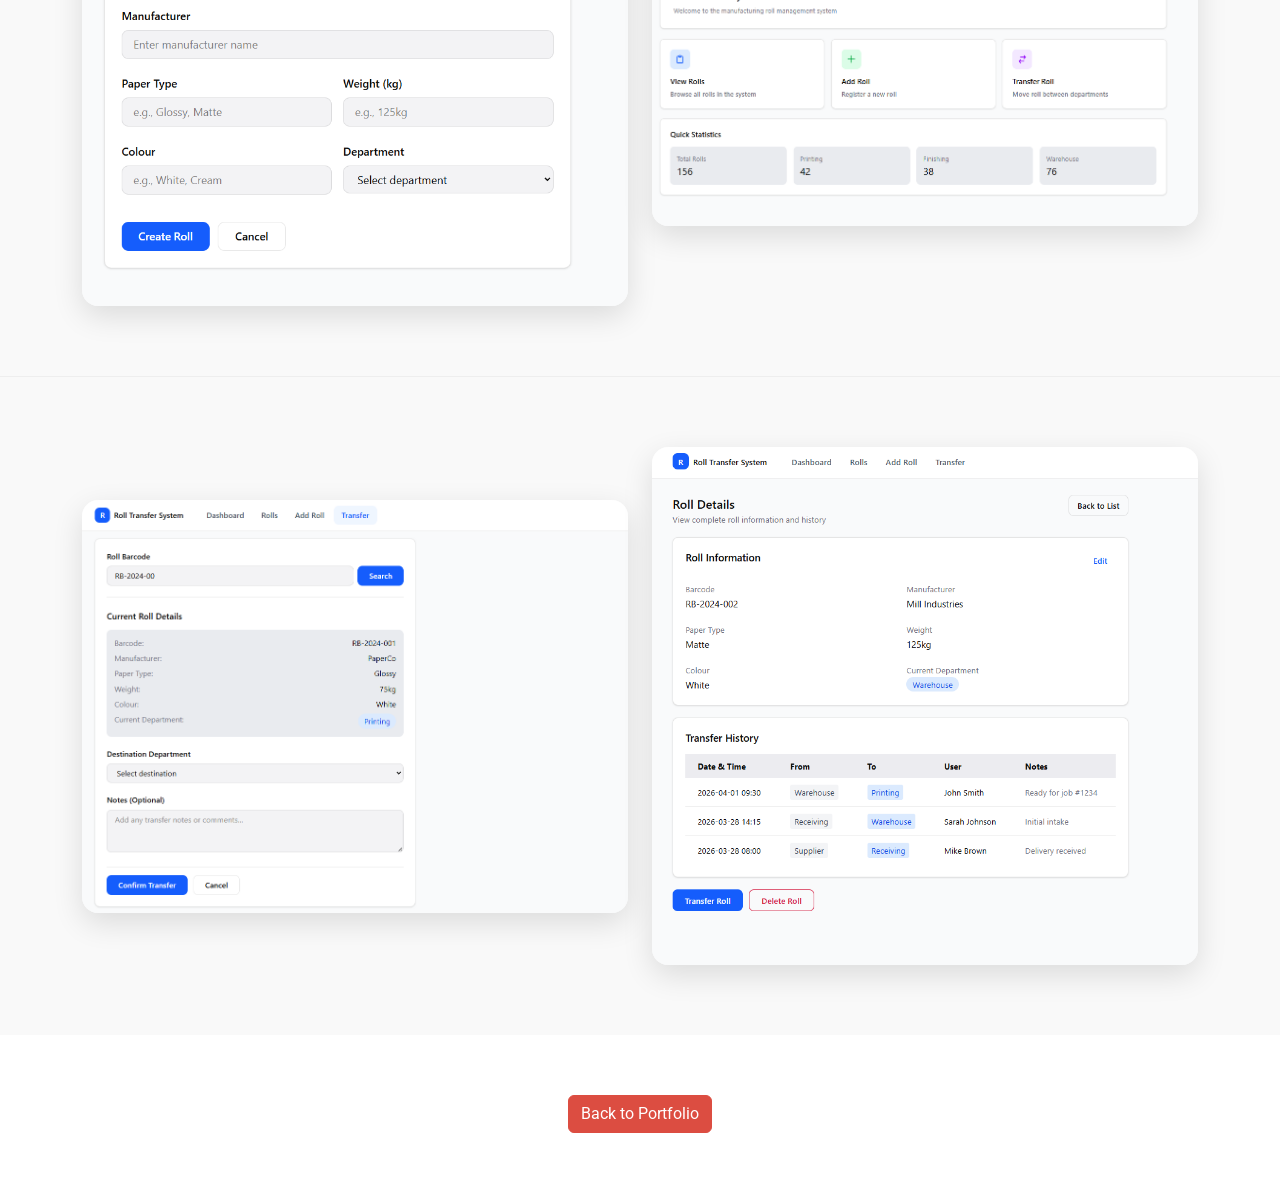
<file: rollapp.html>
<!DOCTYPE html>
<html lang="en">

<head>
  <meta charset="utf-8">
  <meta content="width=device-width, initial-scale=1.0" name="viewport">
  <title>Roll Transfer App | Quwan Powell</title>
  <meta name="description" content="Roll Transfer App project documentation and system design by Quwan Powell">
  <meta name="keywords" content="ASP.NET, MVC, SQL Server, ERD, UML, Roll Transfer App">

  <!-- Favicons -->
  <link href="assets/img/favicon.png" rel="icon">
  <link href="assets/img/apple-touch-icon.png" rel="apple-touch-icon">

  <!-- Fonts -->
  <link href="https://fonts.googleapis.com" rel="preconnect">
  <link href="https://fonts.gstatic.com" rel="preconnect" crossorigin>
  <link href="https://fonts.googleapis.com/css2?family=Roboto:ital,wght@0,100;0,300;0,400;0,500;0,700;0,900;1,100;1,300;1,400;1,500;1,700;1,900&family=Inter:wght@100;200;300;400;500;600;700;800;900&family=Amatic+SC:wght@400;700&display=swap" rel="stylesheet">

  <!-- Vendor CSS Files -->
  <link href="assets/vendor/bootstrap/css/bootstrap.min.css" rel="stylesheet">
  <link href="assets/vendor/bootstrap-icons/bootstrap-icons.css" rel="stylesheet">
  <link href="assets/vendor/aos/aos.css" rel="stylesheet">
  <link href="assets/vendor/glightbox/css/glightbox.min.css" rel="stylesheet">
  <link href="assets/vendor/swiper/swiper-bundle.min.css" rel="stylesheet">

  <!-- Main CSS Files -->
  <link href="assets/css/main.css" rel="stylesheet">
  <link href="assets/css/techstack.css" rel="stylesheet">

  <style>
    .custom-red-btn {
      background-color: #DC4D41;
      border-color: #DC4D41;
    }

    .custom-red-btn:hover {
      background-color: #c74439;
      border-color: #c74439;
    }

    .project-hero {
      padding: 100px 0 70px;
    }

    .project-section-img {
      width: 100%;
      border-radius: 16px;
      box-shadow: 0 10px 30px rgba(0,0,0,0.12);
      object-fit: cover;
    }

    .project-block {
      padding: 70px 0;
      border-bottom: 1px solid #eee;
    }

    .project-block:last-child {
      border-bottom: none;
    }

    .project-label {
      font-size: 14px;
      font-weight: 700;
      letter-spacing: 1px;
      text-transform: uppercase;
      color: #DC4D41;
      margin-bottom: 10px;
    }

    .project-text h2 {
      margin-bottom: 20px;
    }

    .project-text p {
      line-height: 1.9;
      margin-bottom: 15px;
    }

    .project-tag {
      display: inline-block;
      background: #f8f9fa;
      border: 1px solid #e9ecef;
      padding: 8px 14px;
      border-radius: 30px;
      margin: 6px 8px 0 0;
      font-size: 14px;
    }

    .section-alt {
      background-color: #f9f9f9;
    }
  </style>
</head>

<body class="index-page">

  <header id="header" class="header d-flex align-items-center sticky-top">
    <div class="container position-relative d-flex align-items-center justify-content-between">

      <a href="index.html" class="logo d-flex align-items-center me-auto me-xl-0"></a>

      <nav id="navmenu" class="navmenu">
      <ul>
        <li><a href="#hero">Home</a></li>
        <li><a href="#overview">Overview</a></li>
        <li><a href="#usecase">Use Case</a></li>
        <li><a href="#erd">ERD</a></li>
        <li><a href="#mvc">MVC</a></li>
        <li><a href="#barcode">Barcode Tag</a></li>
        <li><a href="#ui">UI Mockup</a></li>
      </ul>
      <i class="mobile-nav-toggle d-xl-none bi bi-list"></i>
    </nav>
    </div>
  </header>

  <main class="main">

    <!-- Hero -->
    <section id="hero" class="hero section light-background project-hero">
      <div class="container">
        <div class="row gy-4 justify-content-center align-items-center">
          <div class="col-lg-6">
            <h1>Roll Transfer App</h1>
            <h3>System Design and Documentation</h3>
            <p>
              This project is a concept for a manufacturing-focused application used to track paper rolls and manage transfers between departments. The system was designed using relational database planning, MVC architecture, and user-centered workflow thinking.
            </p>

            <div class="mt-4">
              <span class="project-tag">Drow.io</span>
              <span class="project-tag">UI/UX</span>
              <span class="project-tag">ASP.NET MVC</span>
              <span class="project-tag">C#</span>
              <span class="project-tag">SQL Server</span>
              <span class="project-tag">ERD</span>
              <span class="project-tag">UML</span>
            </div>

            <div class="mt-4">
              <a href="index.html#Projects" class="btn btn-primary custom-red-btn">Back to Projects</a>
            </div>
          </div>

          <div class="col-lg-5">
            <img src="images/programingImages/Project7/rollapp/html_elements/heropaperrolls.jpg" class="img-fluid project-section-img" alt="Roll Transfer App Hero Image">
          </div>
        </div>
      </div>
    </section>

    <!-- Overview -->
    <section id="overview" class="project-block">
      <div class="container">
        <div class="row align-items-center gy-4">
          <div class="col-lg-6">
            <img src="images/programingImages/Project7/rollapp/html_elements/bannerpaperrolls.jpg" class="project-section-img" alt="Project Overview">
          </div>
          <div class="col-lg-6 project-text">
            <div class="project-label">Project Overview</div>
            <h2>What problem this system is solving</h2>
            <p>
              The Roll Transfer App is designed to track paper rolls inside a production environment. Operators would be able to scan or enter a barcode, identify the roll, and manage movement between departments in a structured way.
            </p>
            <p>
              The goal of the system is to reduce confusion, improve visibility, and create a cleaner way to manage where each roll is currently located and where it has been transferred over time.
            </p>
          </div>
        </div>
      </div>
    </section>

    <!-- ERD -->
    <section id="erd" class="project-block section-alt">
      <div class="container">
        <div class="row align-items-center gy-4">
          <div class="col-lg-4 order-2 order-lg-1 project-text">
            <div class="project-label">Database Design</div>
            <h2>Entity Relationship Diagram (ERD)</h2>
            <p>
              This ERD shows the relational database structure of the application. The system uses three main tables: <strong>Departments</strong>, <strong>Rolls</strong>, and <strong>Transfers</strong>.
            </p>
            <p>
              Rolls belong to a department, and each roll can have multiple transfer records. The transfer table allows the application to keep track of movement history while the roll table stores the current department and roll details.
            </p>
          </div>
          <div class="col-lg-8 order-1 order-lg-2" >
            <img src="images/programingImages/Project7/rollapp/roll_erd.png" class="project-section-img" alt="ERD Diagram">
          </div>
        </div>
      </div>
    </section>

    <!-- MVC -->
    <section id="mvc" class="project-block">
      <div class="container">
        <div class="row align-items-center gy-4">
          <div class="col-lg-8">
            <img src="images/programingImages/Project7/rollapp/mvcflow.png" class="project-section-img" alt="MVC Diagram">
          </div>
          <div class="col-lg-4 project-text">
            <div class="project-label">Architecture</div>
            <h2>MVC Application Flow</h2>
            <p>
              The project was structured around the MVC pattern. The <strong>View</strong> handles the user interface, the <strong>Controller</strong> processes requests and validation, and the <strong>Model</strong> handles the business logic and data structure.
            </p>
            <p>
              Separate MVC flows were designed for the main business process of transferring a roll as well as general CRUD roll management. This helps keep the application modular and easier to maintain.
            </p>
          </div>
        </div>
      </div>
    </section>

    <!-- Use Case -->
    <section id="usecase" class="project-block section-alt">
      <div class="container">
        <div class="row align-items-center gy-4">
          <div class="col-lg-4 order-2 order-lg-1 project-text">
            <div class="project-label">System Interaction</div>
            <h2>Use Case Diagram</h2>
            <p>
              The use case diagram focuses on the user’s interaction with the system. The main actions include adding a roll, viewing rolls, editing roll information, deleting a roll, and transferring a roll between departments.
            </p>
            <p>
              This diagram helps communicate the main functions of the system at a high level without going into implementation details.
            </p>
          </div>
          <div class="col-lg-8 order-1 order-lg-2">
            <img src="images/programingImages/Project7/rollapp/usecase.png" class="project-section-img" alt="Use Case Diagram">
          </div>
        </div>
      </div>
    </section>

    <!-- Barcode -->
    <section id="barcode" class="project-block">
      <div class="container">
        <div class="row align-items-center gy-4">
          <div class="col-lg-6">
            <img src="images/programingImages/Project7/rollapp/tagimg.png" class="project-section-img" alt="Barcode Tag Design">
          </div>
          <div class="col-lg-6 project-text">
            <div class="project-label">Tag Design</div>
            <h2>Barcode Tag for Roll Identification</h2>
            <p>
              A barcode tag was also designed as part of the system concept. This tag would be attached directly to the paper roll and scanned by operators to identify the roll quickly.
            </p>
            <p>
              The label focuses only on physical roll details such as barcode, manufacturer, paper type, weight, and colour. Internal department tracking is intentionally managed inside the application UI instead of being printed on the label.
            </p>
          </div>
        </div>
      </div>
    </section>

    <!-- UI -->
    <section id="ui" class="project-block section-alt">
      <div class="container">
        <div class="row align-items-center gy-4">
          <div class="col-lg-4 order-2 order-lg-1 project-text">
            <div class="project-label">Interface Design</div>
            <h2>UI Mockup and Visual Layout</h2>
            <p>
              A UI concept was created to show how the system could look from the user’s perspective. The design includes pages such as the roll list, add roll form, transfer page, and roll details screen.
            </p>
            <p>
              The focus of the UI was clarity, ease of use, and a clean industrial/business feel that fits the project context.
            </p>
          </div>
          <div class="col-lg-8 order-1 order-lg-2">
            <img src="images/programingImages/Project7/rollapp/inventory_ui.png" class="project-section-img" alt="UI Mockup">
          </div>
        </div>
      </div>
    </section>

    <!-- More UI-->
     <!-- UI -->
    <section class="project-block section-alt">
      <div class="container">
        <div class="row align-items-center gy-4">

          <div class="col-lg-6 order-1 order-lg-2">
            <img src="images/programingImages/Project7/rollapp/add_new_roll_ui.png" class="project-section-img" alt="UI Mockup">
          </div>

          <div class="col-lg-6 order-1 order-lg-2">
            <img src="images/programingImages/Project7/rollapp/dashbord_ui.png" class="project-section-img" alt="UI Mockup">
          </div>

        </div>
      </div>
    </section>

    <section class="project-block section-alt">
      <div class="container">
        <div class="row align-items-center gy-4">

          <div class="col-lg-6 order-1 order-lg-2">
            <img src="images/programingImages/Project7/rollapp/transfers_ui.png" class="project-section-img" alt="UI Mockup">
          </div>

          <div class="col-lg-6 order-1 order-lg-2">
            <img src="images/programingImages/Project7/rollapp/detailpage.png" class="project-section-img" alt="UI Mockup">
          </div>

        </div>
      </div>
    </section>

  </main>

  
  <section>
      <div class="container">
          <div class="row align-items-center gy-4">
            <div class="col-lg-12 text-center">
              <a href="index.html#Projects" class="btn btn-primary custom-red-btn">Back to Portfolio</a>
            </div>
          </div>
        </div>
  </section>

  <!-- Preloader -->
  <div id="preloader"></div>

  <!-- Vendor JS Files -->
  <script src="assets/vendor/bootstrap/js/bootstrap.bundle.min.js"></script>
  <script src="assets/vendor/php-email-form/validate.js"></script>
  <script src="assets/vendor/aos/aos.js"></script>
  <script src="assets/vendor/glightbox/js/glightbox.min.js"></script>
  <script src="assets/vendor/purecounter/purecounter_vanilla.js"></script>
  <script src="assets/vendor/swiper/swiper-bundle.min.js"></script>

  <!-- Main JS File -->
  <script src="assets/js/main.js"></script>

</body>
</html>
</file>
<file: assets/css/techstack.css>
/* Slider container */

        .logo-slider {
            overflow: hidden;
            width: 100%;
            position: relative;
        }

        /* Track holding icons */

        .logo-track {
            display: flex;
            width: max-content;
        }

        /* Icon styling */

        .logo-track img {
            width: 70px;
            margin: 15px 35px;
            transition: transform .3s;
        }

        .logo-track img:hover {
            transform: scale(1.2);
        }

        /* Animations */

        .scroll-left {
            animation: scrollLeft 25s linear infinite;
        }

        .scroll-right {
            animation: scrollRight 25s linear infinite;
        }

        @keyframes scrollLeft {
            from {
                transform: translateX(0);
            }

            to {
                transform: translateX(-40%);
            }
        }

        @keyframes scrollRight {
            from {
                transform: translateX(-40%);
            }

            to {
                transform: translateX(0);
            }
        }

        .stack-title {
            font-weight: 600;
            margin-top: 30px;
            margin-bottom: 10px;
        }
</file>
<file: assets/css/main.css>
/**
*Added Bootstrap CSS
*/


:root {
  --default-font: "Roboto",  system-ui, -apple-system, "Segoe UI", Roboto, "Helvetica Neue", Arial, "Noto Sans", "Liberation Sans", sans-serif, "Apple Color Emoji", "Segoe UI Emoji", "Segoe UI Symbol", "Noto Color Emoji";
  --heading-font: "Amatic SC",  sans-serif;
  --nav-font: "Inter",  sans-serif;
}

/* Global Colors - The following color variables are used throughout the website. Updating them here will change the color scheme of the entire website */
:root { 
  --background-color: #ffffff; /* Background color for the entire website, including individual sections */
  --default-color: #212529; /* Default color used for the majority of the text content across the entire website */
  --heading-color: #37373f; /* Color for headings, subheadings and title throughout the website */
  --accent-color: #ce1212; /* Accent color that represents your brand on the website. It's used for buttons, links, and other elements that need to stand out */
  --surface-color: #ffffff; /* The surface color is used as a background of boxed elements within sections, such as cards, icon boxes, or other elements that require a visual separation from the global background. */
  --contrast-color: #ffffff; /* Contrast color for text, ensuring readability against backgrounds of accent, heading, or default colors. */
}

/* Nav Menu Colors - The following color variables are used specifically for the navigation menu. They are separate from the global colors to allow for more customization options */
:root {
  --nav-color: #7f7f90;  /* The default color of the main navmenu links */
  --nav-hover-color: #ce1212; /* Applied to main navmenu links when they are hovered over or active */
  --nav-mobile-background-color: #ffffff; /* Used as the background color for mobile navigation menu */
  --nav-dropdown-background-color: #ffffff; /* Used as the background color for dropdown items that appear when hovering over primary navigation items */
  --nav-dropdown-color: #7f7f90; /* Used for navigation links of the dropdown items in the navigation menu. */
  --nav-dropdown-hover-color: #ce1212; /* Similar to --nav-hover-color, this color is applied to dropdown navigation links when they are hovered over. */
}

/* Color Presets - These classes override global colors when applied to any section or element, providing reuse of the sam color scheme. */

.light-background {
  --background-color: #f2f2f2;
  --surface-color: #ffffff;
}

.dark-background {
  --background-color: #1f1f24;
  --default-color: #ffffff;
  --heading-color: #ffffff;
  --surface-color: #37373f;
  --contrast-color: #f8f8f8;
}

/* Smooth scroll */
:root {
  scroll-behavior: smooth;
}

/*--------------------------------------------------------------
# General Styling & Shared Classes
--------------------------------------------------------------*/
body {
  color: var(--default-color);
  background-color: var(--background-color);
  font-family: var(--default-font);
}

a {
  color: var(--accent-color);
  text-decoration: none;
  transition: 0.3s;
}

a:hover {
  color: color-mix(in srgb, var(--accent-color), transparent 25%);
  text-decoration: none;
}

h1,
h2,
h3,
h4,
h5,
h6 {
  color: var(--heading-color);
  font-family: var(--heading-font);
}

/* Pulsating Play Button
------------------------------*/
.pulsating-play-btn {
  width: 94px;
  height: 94px;
  background: radial-gradient(var(--accent-color) 50%, color-mix(in srgb, var(--accent-color), transparent 75%) 52%);
  border-radius: 50%;
  display: block;
  position: relative;
  overflow: hidden;
}

.pulsating-play-btn:before {
  content: "";
  position: absolute;
  width: 120px;
  height: 120px;
  animation-delay: 0s;
  animation: pulsate-play-btn 2s;
  animation-direction: forwards;
  animation-iteration-count: infinite;
  animation-timing-function: steps;
  opacity: 1;
  border-radius: 50%;
  border: 5px solid color-mix(in srgb, var(--accent-color), transparent 30%);
  top: -15%;
  left: -15%;
  background: rgba(198, 16, 0, 0);
}

.pulsating-play-btn:after {
  content: "";
  position: absolute;
  left: 50%;
  top: 50%;
  transform: translateX(-40%) translateY(-50%);
  width: 0;
  height: 0;
  border-top: 10px solid transparent;
  border-bottom: 10px solid transparent;
  border-left: 15px solid #fff;
  z-index: 100;
  transition: all 400ms cubic-bezier(0.55, 0.055, 0.675, 0.19);
}

.pulsating-play-btn:hover:before {
  content: "";
  position: absolute;
  left: 50%;
  top: 50%;
  transform: translateX(-40%) translateY(-50%);
  width: 0;
  height: 0;
  border: none;
  border-top: 10px solid transparent;
  border-bottom: 10px solid transparent;
  border-left: 15px solid #fff;
  z-index: 200;
  animation: none;
  border-radius: 0;
}

.pulsating-play-btn:hover:after {
  border-left: 15px solid var(--accent-color);
  transform: scale(20);
}

@keyframes pulsate-play-btn {
  0% {
    transform: scale(0.6, 0.6);
    opacity: 1;
  }

  100% {
    transform: scale(1, 1);
    opacity: 0;
  }
}



@keyframes php-email-form-loading {
  0% {
    transform: rotate(0deg);
  }

  100% {
    transform: rotate(360deg);
  }
}

/*--------------------------------------------------------------
# Global Header
--------------------------------------------------------------*/
.header {
  color: var(--default-color);
  background-color: var(--background-color);
  padding: 20px 0;
  transition: all 0.5s;
  z-index: 997;
}

.header .logo {
  line-height: 1;
}

.header .logo img {
  max-height: 36px;
  margin-right: 8px;
}

.header .logo h1 {
  font-size: 30px;
  margin: 0;
  font-weight: 700;
  color: var(--heading-color);
  font-family: var(--default-font);
}

.header .logo span {
  color: var(--accent-color);
  font-size: 36px;
}

.header .btn-getstarted,
.header .btn-getstarted:focus {
  color: var(--contrast-color);
  background: var(--accent-color);
  font-size: 14px;
  padding: 8px 26px;
  margin: 0;
  border-radius: 50px;
  transition: 0.3s;
}

.header .btn-getstarted:hover,
.header .btn-getstarted:focus:hover {
  color: var(--contrast-color);
  background: color-mix(in srgb, var(--accent-color), transparent 15%);
}

@media (max-width: 1200px) {
  .header .logo {
    order: 1;
  }

  .header .btn-getstarted {
    order: 2;
    margin: 0 15px 0 0;
    padding: 6px 20px;
  }

  .header .navmenu {
    order: 3;
  }
}

.scrolled .header {
  box-shadow: 0px 0 18px rgba(0, 0, 0, 0.1);
}

/*--------------------------------------------------------------
# Navigation Menu
--------------------------------------------------------------*/
/* Desktop Navigation */
@media (min-width: 1200px) {
  .navmenu {
    padding: 0;
  }

  .navmenu ul {
    margin: 0;
    padding: 0;
    display: flex;
    list-style: none;
    align-items: center;
  }

  .navmenu li {
    position: relative;
  }

  .navmenu>ul>li {
    white-space: nowrap;
    padding: 15px 14px;
  }

  .navmenu>ul>li:last-child {
    padding-right: 0;
  }

  .navmenu a,
  .navmenu a:focus {
    color: var(--nav-color);
    font-size: 15px;
    padding: 0 2px;
    font-family: var(--nav-font);
    font-weight: 500;
    display: flex;
    align-items: center;
    justify-content: space-between;
    white-space: nowrap;
    transition: 0.3s;
    position: relative;
  }

  .navmenu a i,
  .navmenu a:focus i {
    font-size: 12px;
    line-height: 0;
    margin-left: 5px;
    transition: 0.3s;
  }

  .navmenu>ul>li>a:before {
    content: "";
    position: absolute;
    height: 2px;
    bottom: -6px;
    left: 0;
    background-color: var(--nav-hover-color);
    visibility: hidden;
    width: 0px;
    transition: all 0.3s ease-in-out 0s;
  }

  .navmenu a:hover:before,
  .navmenu li:hover>a:before,
  .navmenu .active:before {
    visibility: visible;
    width: 100%;
  }

  .navmenu li:hover>a,
  .navmenu .active,
  .navmenu .active:focus {
    color: color-mix(in srgb, var(--nav-color) 80%, black 50%);
  }

  .navmenu .dropdown ul {
    margin: 0;
    padding: 10px 0;
    background: var(--nav-dropdown-background-color);
    display: block;
    position: absolute;
    visibility: hidden;
    left: 14px;
    top: 130%;
    opacity: 0;
    transition: 0.3s;
    border-radius: 4px;
    z-index: 99;
    box-shadow: 0px 0px 30px rgba(0, 0, 0, 0.1);
  }

  .navmenu .dropdown ul li {
    min-width: 200px;
  }

  .navmenu .dropdown ul a {
    padding: 10px 20px;
    font-size: 15px;
    text-transform: none;
    color: var(--nav-dropdown-color);
  }

  .navmenu .dropdown ul a i {
    font-size: 12px;
  }

  .navmenu .dropdown ul a:hover,
  .navmenu .dropdown ul .active:hover,
  .navmenu .dropdown ul li:hover>a {
    color: var(--nav-dropdown-hover-color);
  }

  .navmenu .dropdown:hover>ul {
    opacity: 1;
    top: 100%;
    visibility: visible;
  }

  .navmenu .dropdown .dropdown ul {
    top: 0;
    left: -90%;
    visibility: hidden;
  }

  .navmenu .dropdown .dropdown:hover>ul {
    opacity: 1;
    top: 0;
    left: -100%;
    visibility: visible;
  }
}

/* Mobile Navigation */
@media (max-width: 1199px) {
  .mobile-nav-toggle {
    color: var(--nav-color);
    font-size: 28px;
    line-height: 0;
    margin-right: 10px;
    cursor: pointer;
    transition: color 0.3s;
  }

  .navmenu {
    padding: 0;
    z-index: 9997;
  }

  .navmenu ul {
    display: none;
    list-style: none;
    position: absolute;
    inset: 60px 20px 20px 20px;
    padding: 10px 0;
    margin: 0;
    border-radius: 6px;
    background-color: var(--nav-mobile-background-color);
    border: 1px solid color-mix(in srgb, var(--default-color), transparent 90%);
    box-shadow: none;
    overflow-y: auto;
    transition: 0.3s;
    z-index: 9998;
  }

  .navmenu a,
  .navmenu a:focus {
    color: var(--nav-dropdown-color);
    padding: 10px 20px;
    font-family: var(--nav-font);
    font-size: 17px;
    font-weight: 500;
    display: flex;
    align-items: center;
    justify-content: space-between;
    white-space: nowrap;
    transition: 0.3s;
  }

  .navmenu a i,
  .navmenu a:focus i {
    font-size: 12px;
    line-height: 0;
    margin-left: 5px;
    width: 30px;
    height: 30px;
    display: flex;
    align-items: center;
    justify-content: center;
    border-radius: 50%;
    transition: 0.3s;
    background-color: color-mix(in srgb, var(--accent-color), transparent 90%);
  }

  .navmenu a i:hover,
  .navmenu a:focus i:hover {
    background-color: var(--accent-color);
    color: var(--contrast-color);
  }

  .navmenu a:hover,
  .navmenu .active,
  .navmenu .active:focus {
    color: var(--nav-dropdown-hover-color);
  }

  .navmenu .active i,
  .navmenu .active:focus i {
    background-color: var(--accent-color);
    color: var(--contrast-color);
    transform: rotate(180deg);
  }

  .navmenu .dropdown ul {
    position: static;
    display: none;
    z-index: 99;
    padding: 10px 0;
    margin: 10px 20px;
    background-color: var(--nav-dropdown-background-color);
    transition: all 0.5s ease-in-out;
  }

  .navmenu .dropdown ul ul {
    background-color: rgba(33, 37, 41, 0.1);
  }

  .navmenu .dropdown>.dropdown-active {
    display: block;
    background-color: rgba(33, 37, 41, 0.03);
  }

  .mobile-nav-active {
    overflow: hidden;
  }

  .mobile-nav-active .mobile-nav-toggle {
    color: #fff;
    position: absolute;
    font-size: 32px;
    top: 15px;
    right: 15px;
    margin-right: 0;
    z-index: 9999;
  }

  .mobile-nav-active .navmenu {
    position: fixed;
    overflow: hidden;
    inset: 0;
    background: rgba(33, 37, 41, 0.8);
    transition: 0.3s;
  }

  .mobile-nav-active .navmenu>ul {
    display: block;
  }
}

/*--------------------------------------------------------------
# Global Footer
--------------------------------------------------------------*/
.footer {
  --heading-font: var(--default-font);
  color: var(--default-color);
  background-color: var(--background-color);
  font-size: 14px;
  padding: 40px 0;
  position: relative;
}

.footer .icon {
  color: var(--accent-color);
  margin-right: 15px;
  font-size: 24px;
  line-height: 0;
}

.footer h4 {
  font-size: 16px;
  font-weight: 700;
  margin-bottom: 15px;
}

.footer .address p {
  margin-bottom: 0px;
}

.footer .social-links a {
  display: flex;
  align-items: center;
  justify-content: center;
  width: 40px;
  height: 40px;
  border-radius: 50%;
  border: 1px solid color-mix(in srgb, var(--default-color), transparent 50%);
  font-size: 16px;
  color: color-mix(in srgb, var(--default-color), transparent 50%);
  margin-right: 10px;
  transition: 0.3s;
}

.footer .social-links a:hover {
  color: var(--accent-color);
  border-color: var(--accent-color);
}

.footer .copyright {
  padding-top: 20px;
  border-top: 1px solid color-mix(in srgb, var(--default-color), transparent 90%);
}

.footer .copyright p {
  margin-bottom: 0;
}

.footer .credits {
  margin-top: 5px;
  font-size: 13px;
}

/*--------------------------------------------------------------
# Preloader
--------------------------------------------------------------*/
#preloader {
  position: fixed;
  inset: 0;
  z-index: 9999;
  overflow: hidden;
  background-color: var(--background-color);
  transition: all 0.6s ease-out;
  width: 100%;
  height: 100vh;
}

#preloader:before,
#preloader:after {
  content: "";
  position: absolute;
  border: 4px solid var(--accent-color);
  border-radius: 50%;
  animation: animate-preloader 2s cubic-bezier(0, 0.2, 0.8, 1) infinite;
}

#preloader:after {
  animation-delay: -0.5s;
}

@keyframes animate-preloader {
  0% {
    width: 10px;
    height: 10px;
    top: calc(50% - 5px);
    left: calc(50% - 5px);
    opacity: 1;
  }

  100% {
    width: 72px;
    height: 72px;
    top: calc(50% - 36px);
    left: calc(50% - 36px);
    opacity: 0;
  }
}

/*--------------------------------------------------------------
# Scroll Top Button
--------------------------------------------------------------*/
.scroll-top {
  position: fixed;
  visibility: hidden;
  opacity: 0;
  right: 15px;
  bottom: -15px;
  z-index: 99999;
  background-color: var(--accent-color);
  width: 44px;
  height: 44px;
  border-radius: 50px;
  transition: all 0.4s;
}

.scroll-top i {
  font-size: 24px;
  color: var(--contrast-color);
  line-height: 0;
}

.scroll-top:hover {
  background-color: color-mix(in srgb, var(--accent-color), transparent 20%);
  color: var(--contrast-color);
}

.scroll-top.active {
  visibility: visible;
  opacity: 1;
  bottom: 15px;
}

/*--------------------------------------------------------------
# Disable aos animation delay on mobile devices
--------------------------------------------------------------*/
@media screen and (max-width: 768px) {
  [data-aos-delay] {
    transition-delay: 0 !important;
  }
}

/*--------------------------------------------------------------
# Global Page Titles & Breadcrumbs
--------------------------------------------------------------*/
.page-title {
  --background-color: color-mix(in srgb, var(--default-color), transparent 96%);
  color: var(--default-color);
  background-color: var(--background-color);
  padding: 120px 0;
  text-align: center;
  position: relative;
}

.page-title h1 {
  font-size: 42px;
  font-weight: 400;
  margin-bottom: 10px;
  font-family: var(--default-font);
}

.page-title .breadcrumbs ol {
  display: flex;
  flex-wrap: wrap;
  list-style: none;
  justify-content: center;
  padding: 0;
  margin: 0;
  font-size: 16px;
  font-weight: 400;
}

.page-title .breadcrumbs ol li+li {
  padding-left: 10px;
}

.page-title .breadcrumbs ol li+li::before {
  content: "/";
  display: inline-block;
  padding-right: 10px;
  color: color-mix(in srgb, var(--default-color), transparent 70%);
}

/*--------------------------------------------------------------
# Global Sections
--------------------------------------------------------------*/
section,
.section {
  color: var(--default-color);
  background-color: var(--background-color);
  padding: 60px 0;
  scroll-margin-top: 92px;
  overflow: clip;
}

@media (max-width: 1199px) {

  section,
  .section {
    scroll-margin-top: 56px;
  }
}

/*--------------------------------------------------------------
# Global Section Titles
--------------------------------------------------------------*/
.section-title {
  text-align: center;
  padding-bottom: 60px;
  position: relative;
}

.section-title h2 {
  font-size: 13px;
  letter-spacing: 1px;
  font-weight: 400;
  padding: 0;
  margin: 0;
  color: color-mix(in srgb, var(--default-color), transparent 50%);
  display: inline-block;
  text-transform: uppercase;
  font-family: var(--default-font);
}

.section-title p {
  color: var(--heading-color);
  margin: 10px 0 0 0;
  font-size: 48px;
  font-weight: 500;
  font-family: var(--heading-font);
}

.section-title p .description-title {
  color: var(--accent-color);
}

/*--------------------------------------------------------------
# Hero Section
--------------------------------------------------------------*/
.hero {
  width: 100%;
  min-height: 60vh;
  position: relative;
  padding: 60px 0;
  display: flex;
  align-items: center;
}

.hero h1 {
  margin: 0;
  font-size: 64px;
  font-weight: 700;
}

.hero p {
  color: color-mix(in srgb, var(--default-color), transparent 30%);
  margin: 5px 0 30px 0;
  font-size: 20px;
  font-weight: 400;
}

.hero .btn-get-started {
  color: var(--contrast-color);
  background: var(--accent-color);
  font-weight: 400;
  font-size: 15px;
  letter-spacing: 1px;
  display: inline-block;
  padding: 10px 28px 12px 28px;
  border-radius: 50px;
  transition: 0.5s;
  box-shadow: 0 8px 28px rgba(0, 0, 0, 0.1);
}

.hero .btn-get-started:hover {
  color: var(--contrast-color);
  background: color-mix(in srgb, var(--accent-color), transparent 15%);
  box-shadow: 0 8px 28px rgba(0, 0, 0, 0.1);
}

.hero .btn-watch-video {
  font-size: 16px;
  transition: 0.5s;
  margin-left: 25px;
  color: var(--default-color);
  font-weight: 500;
}

.hero .btn-watch-video i {
  color: var(--accent-color);
  font-size: 32px;
  transition: 0.3s;
  line-height: 0;
  margin-right: 8px;
}

.hero .btn-watch-video:hover {
  color: var(--accent-color);
}

.hero .btn-watch-video:hover i {
  color: color-mix(in srgb, var(--accent-color), transparent 15%);
}

.hero .animated {
  animation: up-down 2s ease-in-out infinite alternate-reverse both;
}

@media (max-width: 640px) {
  .hero h1 {
    font-size: 28px;
    line-height: 36px;
  }

  .hero p {
    font-size: 18px;
    line-height: 24px;
    margin-bottom: 30px;
  }

  .hero .btn-get-started,
  .hero .btn-watch-video {
    font-size: 13px;
  }
}

@keyframes up-down {
  0% {
    transform: translateY(10px);
  }

  100% {
    transform: translateY(-10px);
  }
}

/*--------------------------------------------------------------
# About Section
--------------------------------------------------------------*/
.about h3 {
  font-weight: 700;
  font-size: 28px;
  margin-bottom: 20px;
}

.about .book-a-table {
  text-align: center;
  border: 4px solid color-mix(in srgb, var(--default-color), transparent 30%);
  padding: 22px;
}

.about .book-a-table h3 {
  font-family: var(--default-font);
  margin: 0 0 0 0;
  font-size: 24px;
}

.about .book-a-table p {
  color: var(--accent-color);
  font-weight: 500;
  font-size: 28px;
  margin: 0;
}

.about .fst-italic {
  color: color-mix(in srgb, var(--default-color), var(--contrast-color) 50%);
}

.about .content ul {
  list-style: none;
  padding: 0;
}

.about .content ul li {
  padding: 0 0 10px 30px;
  position: relative;
}

.about .content ul i {
  position: absolute;
  font-size: 20px;
  left: 0;
  top: -3px;
  color: var(--accent-color);
}

.about .content p:last-child {
  margin-bottom: 0;
}

.about .pulsating-play-btn {
  position: absolute;
  left: calc(50% - 47px);
  top: calc(50% - 47px);
}

/*--------------------------------------------------------------
# Why Me Section
--------------------------------------------------------------*/
.why-us .why-box {
  color: var(--contrast-color);
  background: var(--accent-color);
  padding: 30px;
}

.why-us .why-box h3 {
  color: var(--contrast-color);
  font-family: var(--default-font);
  font-weight: 700;
  font-size: 34px;
  margin-bottom: 30px;
}

.why-us .why-box p {
  margin-bottom: 30px;
}

.why-us .why-box .more-btn {
  display: inline-block;
  background: color-mix(in srgb, var(--contrast-color), transparent 85%);
  padding: 8px 40px 10px 40px;
  color: var(--contrast-color);
  transition: all ease-in-out 0.4s;
  border-radius: 50px;
}

.why-us .why-box .more-btn i {
  font-size: 14px;
}

.why-us .why-box .more-btn:hover {
  color: var(--accent-color);
  background: var(--surface-color);
}

.why-us .icon-box {
  background-color: var(--surface-color);
  text-align: center;
  padding: 40px 30px;
  width: 100%;
  height: 100%;
  border: 1px solid color-mix(in srgb, var(--default-color), transparent 90%);
}

.why-us .icon-box i {
  color: var(--accent-color);
  font-size: 32px;
  margin-bottom: 30px;
  background: color-mix(in srgb, var(--accent-color), transparent 95%);
  border-radius: 50px;
  display: flex;
  align-items: center;
  justify-content: center;
  width: 72px;
  height: 72px;
  transition: 0.3s;
}

.why-us .icon-box h4 {
  font-size: 20px;
  font-weight: 500;
  margin: 0 0 30px 0;
  font-family: var(--default-font);
}

.why-us .icon-box p {
  font-size: 15px;
  color: color-mix(in srgb, var(--default-color), transparent 30%);
}

.why-us .icon-box:hover i {
  color: var(--contrast-color);
  background: var(--accent-color);
}

/*--------------------------------------------------------------
# Stats Section
--------------------------------------------------------------*/
.stats {
  position: relative;
  padding: 120px 0;
}

.stats img {
  position: absolute;
  inset: 0;
  display: block;
  width: 100%;
  height: 100%;
  object-fit: cover;
  z-index: 1;
}

.stats:before {
  content: "";
  background: color-mix(in srgb, var(--background-color), transparent 40%);
  position: absolute;
  inset: 0;
  z-index: 2;
}

.stats .container {
  position: relative;
  z-index: 3;
}

.stats .stats-item {
  padding: 30px;
  width: 100%;
}

.stats .stats-item span {
  font-size: 48px;
  display: block;
  color: var(--default-color);
  font-weight: 700;
}

.stats .stats-item p {
  padding: 0;
  margin: 0;
  font-size: 16px;
  font-weight: 700;
  color: color-mix(in srgb, var(--default-color), transparent 40%);
}

/*--------------------------------------------------------------
# Menu Section
--------------------------------------------------------------*/
.menu .nav-tabs {
  border: 0;
}

.menu .nav-link {
  background-color: var(--background-color);
  color: color-mix(in srgb, var(--default-color), transparent 20%);
  margin: 0 15px;
  padding: 10px 5px;
  transition: 0.3s;
  border-radius: 0;
  cursor: pointer;
  height: 100%;
  border: 0;
  border-bottom: 2px solid color-mix(in srgb, var(--default-color), transparent 80%);
}

@media (max-width: 575px) {
  .menu .nav-link {
    margin: 0 10px;
    padding: 10px 0;
  }
}

.menu .nav-link i {
  padding-right: 15px;
  font-size: 48px;
}

.menu .nav-link h4 {
  font-size: 18px;
  font-weight: 400;
  margin: 0;
  font-family: var(--default-font);
}

@media (max-width: 575px) {
  .menu .nav-link h4 {
    font-size: 16px;
  }
}

.menu .nav-link:hover {
  color: var(--accent-color);
  border-color: var(--accent-color);
}

.menu .nav-link.active {
  background-color: var(--background-color);
  color: var(--accent-color);
  border-color: var(--accent-color);
}

.menu .tab-content .tab-header {
  padding: 30px 0;
}

.menu .tab-content .tab-header p {
  font-size: 14px;
  text-transform: uppercase;
  color: color-mix(in srgb, var(--default-color), transparent 20%);
  margin-bottom: 0;
}

.menu .tab-content .tab-header h3 {
  font-size: 48px;
  font-weight: 700;
  color: var(--accent-color);
}

.menu .tab-content .menu-item {
  text-align-last: center;
}

.menu .tab-content .menu-item .menu-img {
  padding: 0 60px;
  margin-bottom: 15px;
}

.menu .tab-content .menu-item h4 {
  font-size: 24px;
  font-weight: 400;
  margin-bottom: 5px;
  font-family: var(--default-font);
}

.menu .tab-content .menu-item .ingredients {
  font-family: var(--nav-font);
  color: color-mix(in srgb, var(--default-color), transparent 50%);
  margin-bottom: 5px;
}

.menu .tab-content .menu-item .price {
  font-size: 24px;
  font-weight: 700;
  color: var(--accent-color);
}


/*--------------------------------------------------------------
# Events Section
--------------------------------------------------------------*/
.events .container-fluid {
  padding: 0;
}

.events .event-item {
  background-size: cover;
  background-position: cente;
  min-height: 600px;
  padding: 30px;
}

@media (max-width: 575px) {
  .events .event-item {
    min-height: 500px;
  }
}

.events .event-item:before {
  content: "";
  background: rgba(0, 0, 0, 0.6);
  position: absolute;
  inset: 0;
}

.events .event-item h3 {
  font-size: 24px;
  font-weight: 700;
  margin-bottom: 5px;
  color: #ffffff;
  position: relative;
}

.events .event-item .price {
  color: #ffffff;
  border-bottom: 2px solid var(--accent-color);
  font-size: 32px;
  font-weight: 700;
  margin-bottom: 15px;
  position: relative;
}

.events .event-item .description {
  margin-bottom: 0;
  color: rgba(255, 255, 255, 0.8);
  position: relative;
}

.events .swiper-wrapper {
  height: auto;
}

.events .swiper-pagination {
  margin-top: 20px;
  position: relative;
}

.events .swiper-pagination .swiper-pagination-bullet {
  width: 10px;
  height: 10px;
  background-color: color-mix(in srgb, var(--default-color), transparent 85%);
  opacity: 1;
}

.events .swiper-pagination .swiper-pagination-bullet-active {
  background-color: var(--accent-color);
}


/*--------------------------------------------------------------
# Gallery Section
--------------------------------------------------------------*/
.gallery {
  overflow: hidden;
}

.gallery .swiper-wrapper {
  height: auto;
}

.gallery .swiper-pagination {
  margin-top: 20px;
  position: relative;
}

.gallery .swiper-pagination .swiper-pagination-bullet {
  background-color: color-mix(in srgb, var(--default-color), transparent 85%);
  border: 0;
  width: 12px;
  height: 12px;
  opacity: 1;
}

.gallery .swiper-pagination .swiper-pagination-bullet-active {
  background-color: var(--accent-color);
  opacity: 1;
}

.gallery .swiper-slide-active {
  text-align: center;
}

@media (min-width: 992px) {
  .gallery .swiper-wrapper {
    padding: 40px 0;
  }

  .gallery .swiper-slide-active {
    background: var(--background-color);
    border: 6px solid var(--accent-color);
    padding: 4px;
    z-index: 1;
    transform: scale(1.2);
    transition: none;
  }
}

/*--------------------------------------------------------------
# Contact Section
--------------------------------------------------------------*/
.contact .info-item {
  background-color: var(--surface-color);
  box-shadow: 0px 0px 20px rgba(0, 0, 0, 0.1);
  padding: 20px 30px;
}

.contact .info-item .icon {
  color: var(--contrast-color);
  background-color: var(--accent-color);
  width: 56px;
  height: 56px;
  font-size: 24px;
  display: flex;
  justify-content: center;
  align-items: center;
  transition: all 0.3s ease-in-out;
  border-radius: 50%;
  margin-right: 15px;
}

.contact .info-item h3 {
  font-size: 20px;
  font-weight: 700;
  margin: 0 0 5px 0;
  font-family: var(--default-font);
  color: color-mix(in srgb, var(--default-color), transparent 30%);
}

.contact .info-item p {
  padding: 0;
  margin-bottom: 0;
  font-size: 14px;
}

.contact .info-item .social-links a {
  font-size: 24px;
  display: inline-block;
  line-height: 1;
  margin: 4px 6px 0 0;
  transition: 0.3s;
  color: color-mix(in srgb, var(--default-color), transparent 50%);
}

.contact .info-item .social-links a:hover {
  color: var(--accent-color);
}

.contact .php-email-form {
  background-color: var(--surface-color);
  box-shadow: 0px 0px 20px rgba(0, 0, 0, 0.1);
  padding: 30px;
  margin-top: 30px;
}

@media (max-width: 575px) {
  .contact .php-email-form {
    padding: 20px;
  }
}

.contact .php-email-form input[type=text],
.contact .php-email-form input[type=email],
.contact .php-email-form textarea {
  color: var(--default-color);
  background-color: color-mix(in srgb, var(--surface-color), transparent 50%);
  border-color: color-mix(in srgb, var(--default-color), transparent 80%);
  font-size: 14px;
  padding: 10px 15px;
  box-shadow: none;
  border-radius: 0;
}

.contact .php-email-form input[type=text]:focus,
.contact .php-email-form input[type=email]:focus,
.contact .php-email-form textarea:focus {
  border-color: var(--accent-color);
}

.contact .php-email-form input[type=text]::placeholder,
.contact .php-email-form input[type=email]::placeholder,
.contact .php-email-form textarea::placeholder {
  color: color-mix(in srgb, var(--default-color), transparent 70%);
}

.contact .php-email-form button[type=submit] {
  color: var(--contrast-color);
  background: var(--accent-color);
  border: 0;
  padding: 10px 30px;
  transition: 0.4s;
  border-radius: 50px;
}

.contact .php-email-form button[type=submit]:hover {
  background: color-mix(in srgb, var(--accent-color), transparent 20%);
}
</file>
